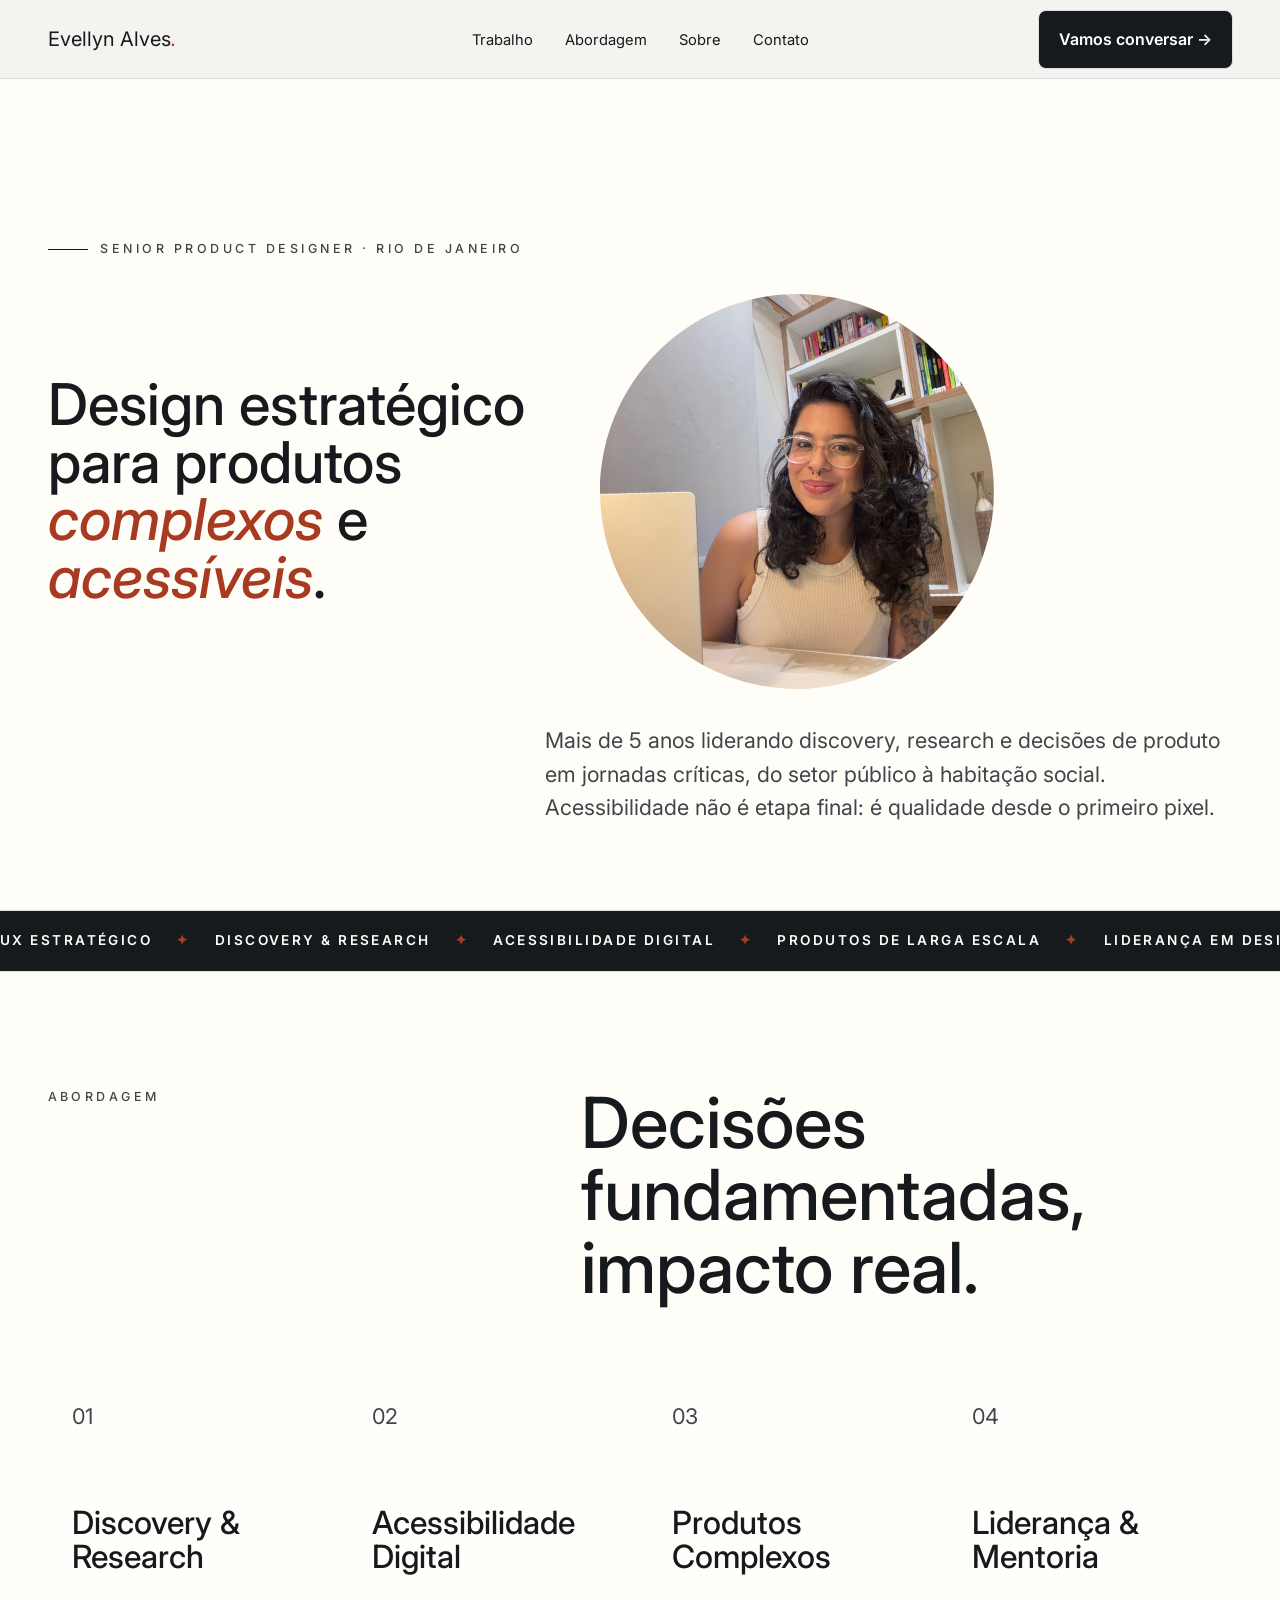
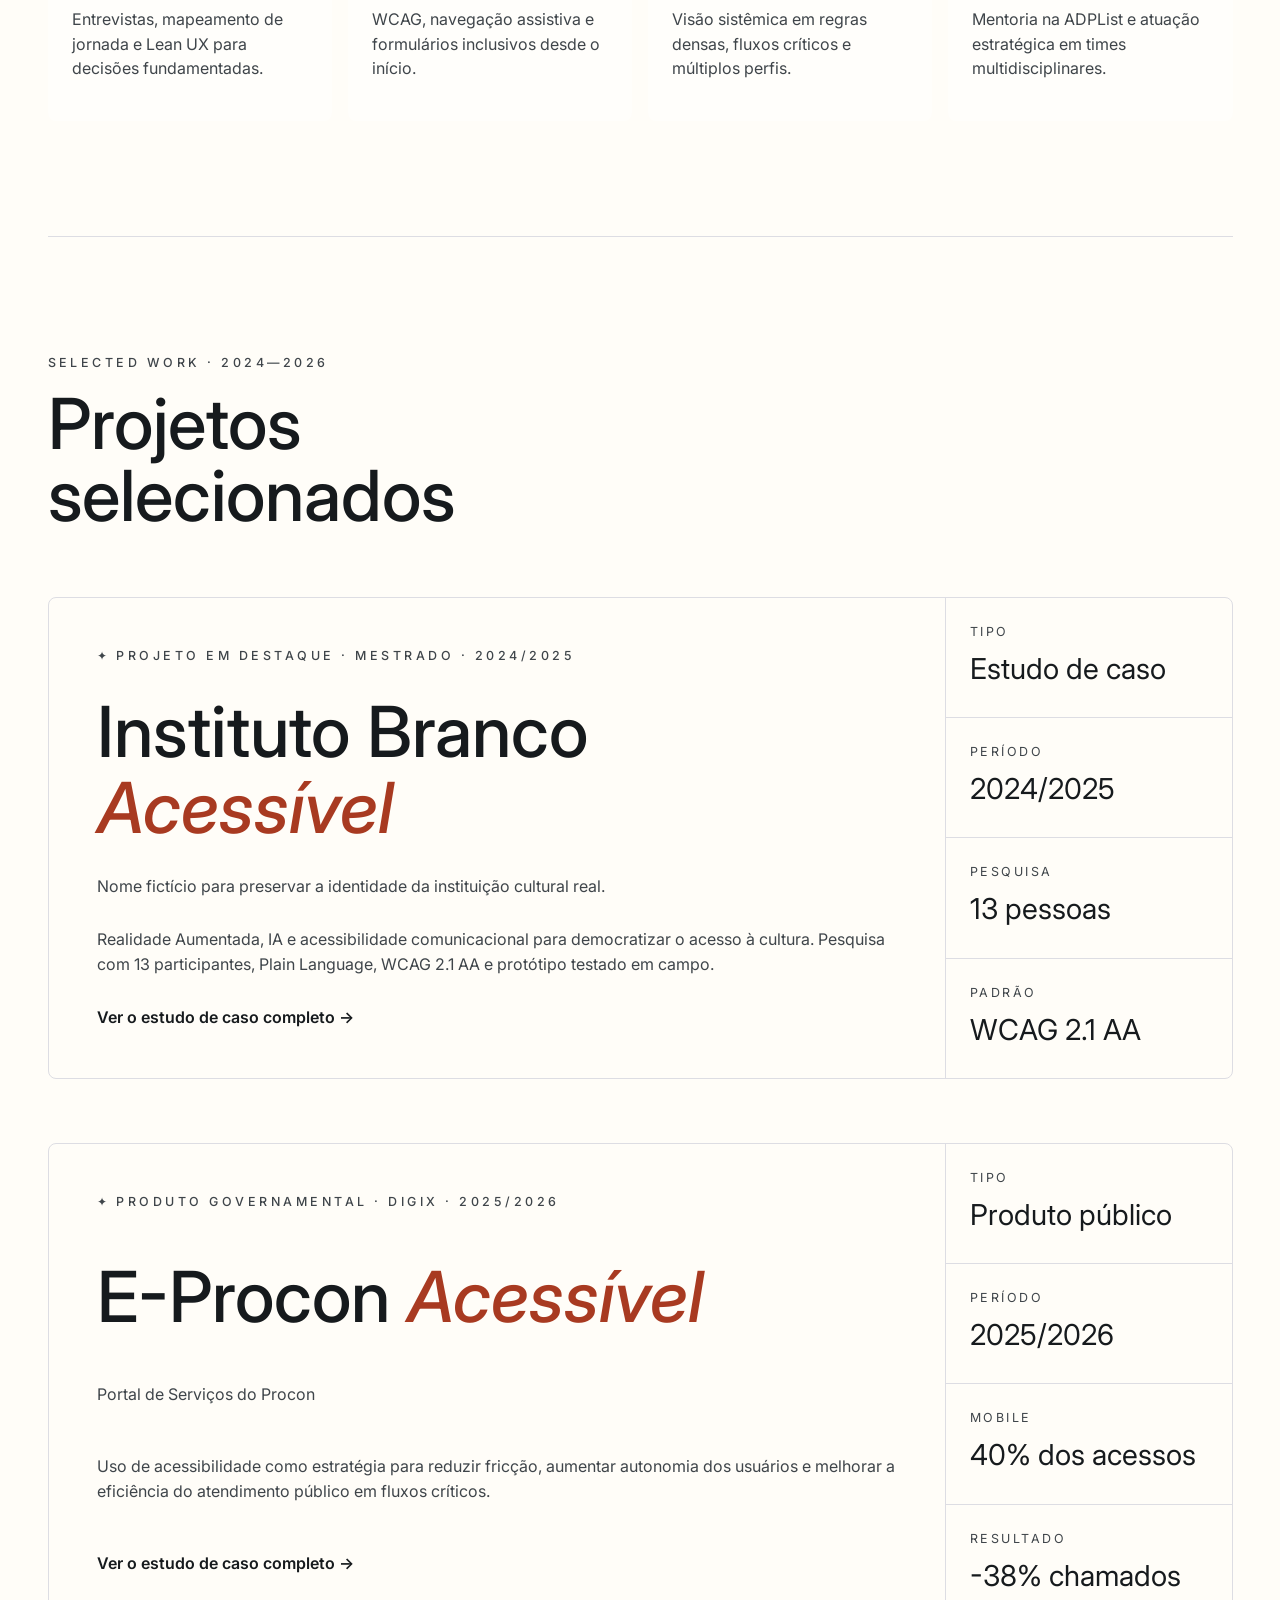
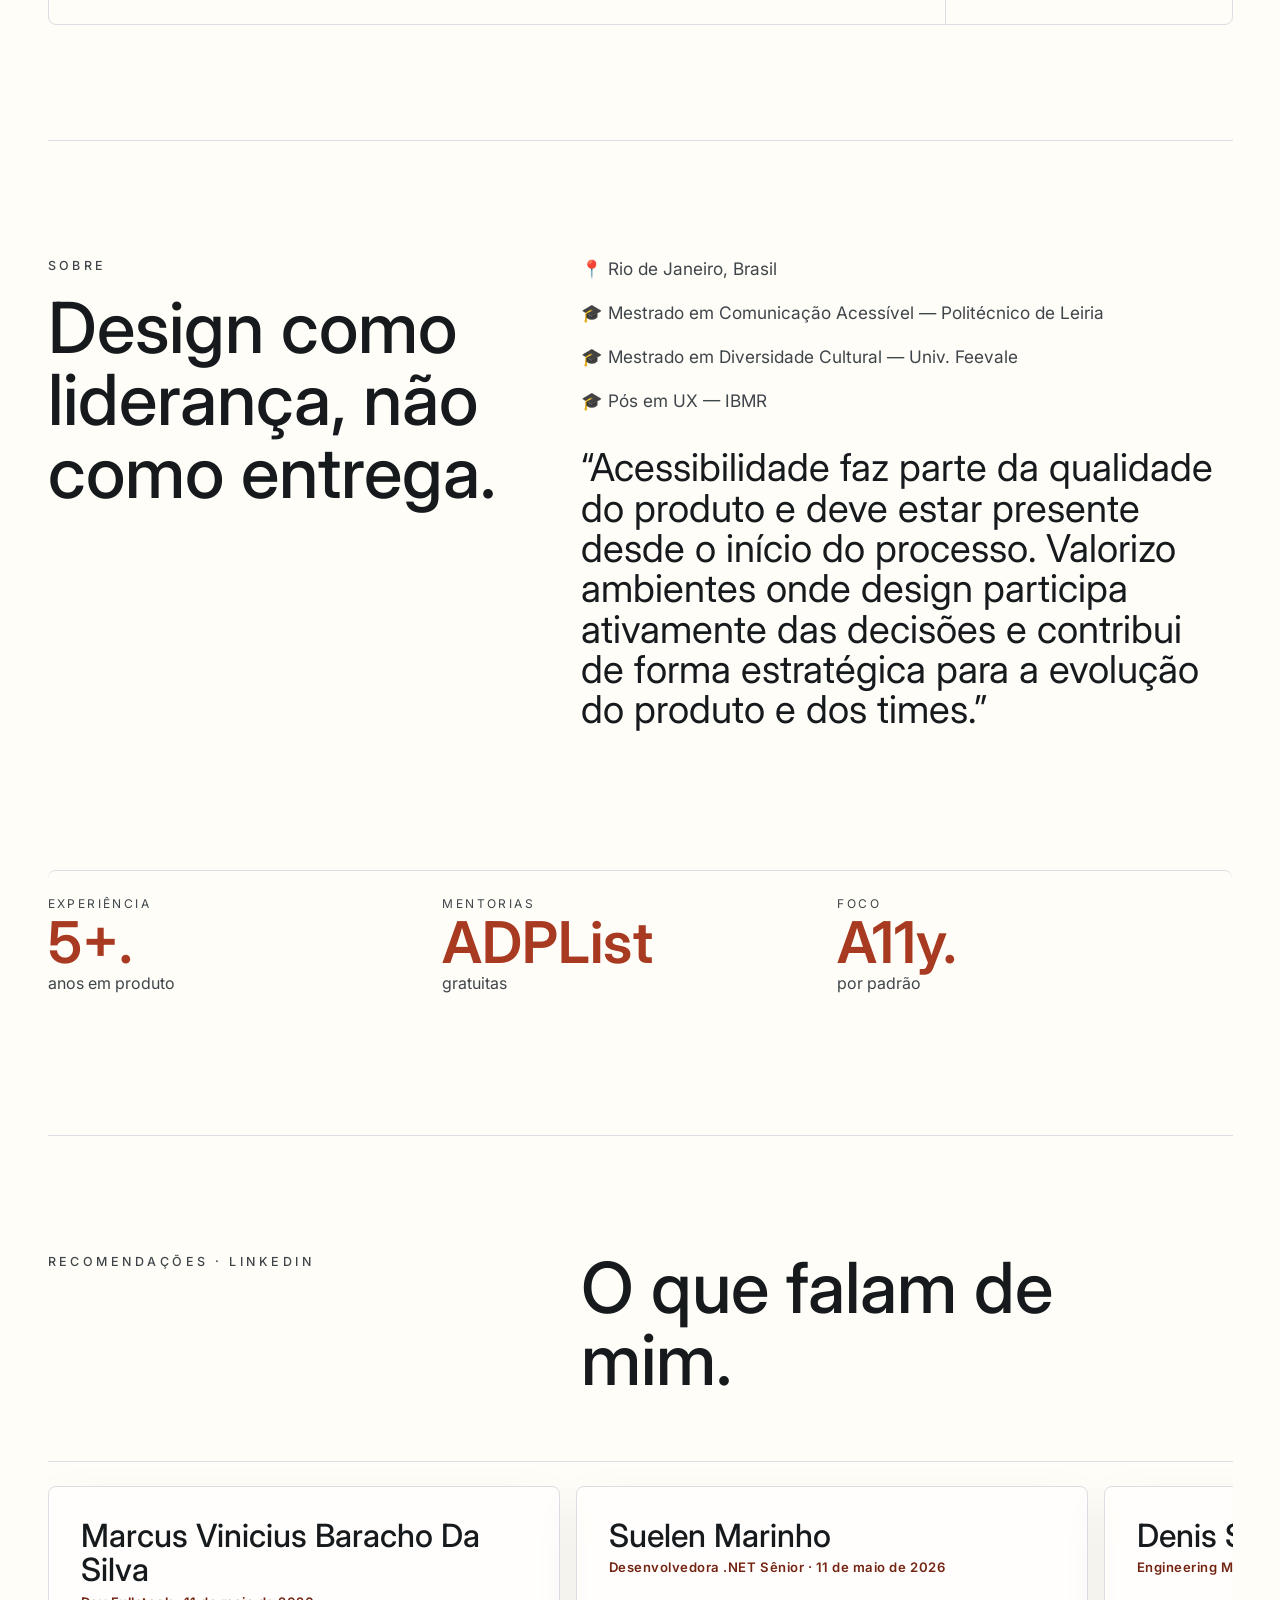
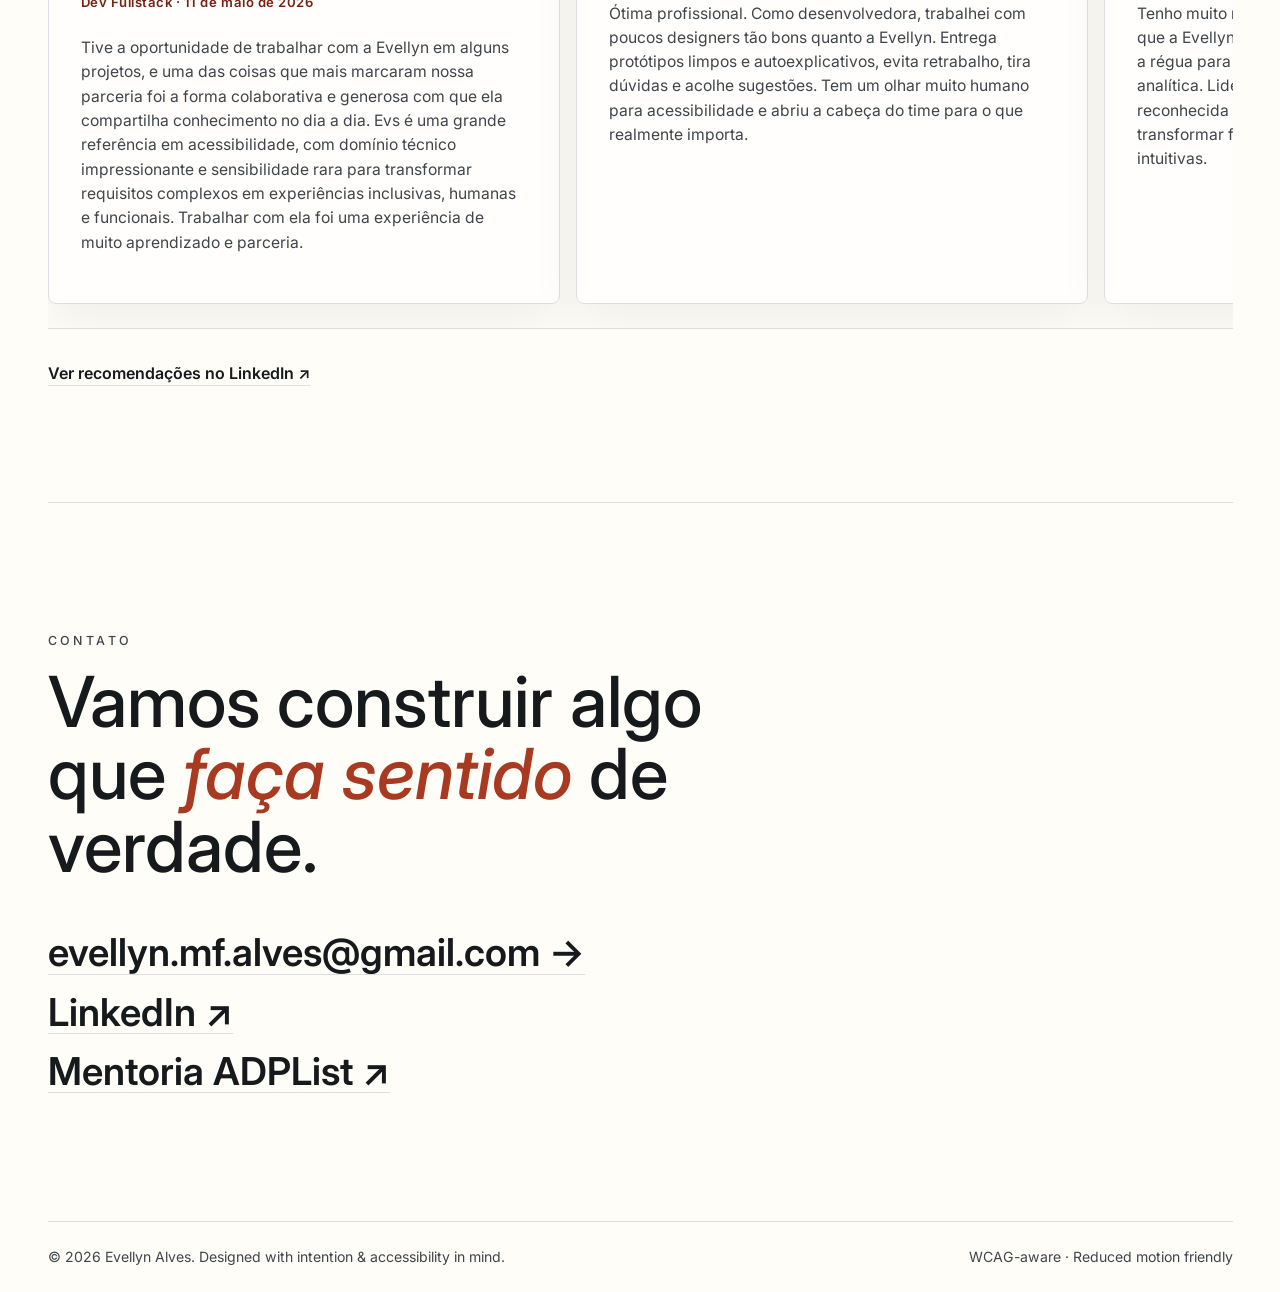
<file: index.html>
<!doctype html>
<html lang="pt-BR">
  <head>
    <meta charset="utf-8">
    <meta name="viewport" content="width=device-width, initial-scale=1">
    <meta
      name="description"
      content="Portfólio de Evellyn Alves, Senior Product Designer especializada em produtos complexos, pesquisa e acessibilidade digital."
    >
    <title>Evellyn Alves — Senior Product Designer</title>
    <link rel="preconnect" href="https://fonts.googleapis.com">
    <link rel="preconnect" href="https://fonts.gstatic.com" crossorigin>
    <link
      href="https://fonts.googleapis.com/css2?family=Inter:wght@400;500;600;700;800&display=swap"
      rel="stylesheet"
    >
    <link rel="stylesheet" href="styles.css">
    <style>
      .hero-layout {
        display: flex;
        align-items: center;
        gap: 3rem;
        margin-bottom: 2.2rem;
      }

      .hero-layout h1 {
        margin-bottom: 0;
        font-size: clamp(2rem, 4.5vw, 4.5rem);
        flex: 1;
      }

      .hero-photo {
        flex: 0 0 33.333%;
        max-width: 33.333%;
      }

      .hero-photo img {
        display: block;
        width: 100%;
        height: auto;
      }

      @media (max-width: 768px) {
        .hero-layout {
          flex-direction: column-reverse;
        }
        .hero-photo {
          flex: 0 0 60%;
          max-width: 60%;
        }
      }
    </style>
  </head>
  <body>
    <a class="skip-link" href="#main">Pular para o conteúdo principal</a>

    <header class="site-header">
      <nav class="nav" aria-label="Navegação principal">
        <a class="brand" href="#inicio" aria-label="Evellyn Alves, página inicial">Evellyn Alves<span>.</span></a>

        <ul class="nav-list">
          <li><a href="#work">Trabalho</a></li>
          <li><a href="#approach">Abordagem</a></li>
          <li><a href="#about">Sobre</a></li>
          <li><a href="#contact">Contato</a></li>
        </ul>

        <a class="nav-cta" href="mailto:evellyn.mf.alves@gmail.com">Vamos conversar <span aria-hidden="true">→</span></a>
      </nav>
    </header>

    <main id="main">
      <section class="hero" id="inicio" aria-labelledby="hero-title">
        <p class="kicker"><span aria-hidden="true"></span>Senior Product Designer · Rio de Janeiro</p>
        <div class="hero-layout">
          <h1 id="hero-title">
            Design estratégico para produtos <em>complexos</em> e <em>acessíveis</em>.
          </h1>
          <div class="hero-photo">
            <img src="photo.svg" alt="Evellyn Alves" aria-hidden="true">
          </div>
        </div>
        <p class="hero-copy">
          Mais de 5 anos liderando discovery, research e decisões de produto em jornadas
          críticas, do setor público à habitação social. Acessibilidade não é etapa final:
          é qualidade desde o primeiro pixel.
        </p>
      </section>

      <section class="marquee" aria-label="Áreas de atuação">
        <div class="marquee-track" aria-hidden="true">
          <span>UX Estratégico</span><b>✦</b>
          <span>Discovery & Research</span><b>✦</b>
          <span>Acessibilidade Digital</span><b>✦</b>
          <span>Produtos de Larga Escala</span><b>✦</b>
          <span>Liderança em Design</span><b>✦</b>
          <span>UX Estratégico</span><b>✦</b>
          <span>Discovery & Research</span><b>✦</b>
          <span>Acessibilidade Digital</span><b>✦</b>
        </div>
      </section>

      <section class="section approach" id="approach" aria-labelledby="approach-title">
        <div class="section-heading">
          <p class="eyebrow">Abordagem</p>
          <h2 id="approach-title">Decisões fundamentadas, impacto real.</h2>
        </div>

        <ol class="approach-list">
          <li>
            <span>01</span>
            <h3>Discovery & Research</h3>
            <p>Entrevistas, mapeamento de jornada e Lean UX para decisões fundamentadas.</p>
          </li>
          <li>
            <span>02</span>
            <h3>Acessibilidade Digital</h3>
            <p>WCAG, navegação assistiva e formulários inclusivos desde o início.</p>
          </li>
          <li>
            <span>03</span>
            <h3>Produtos Complexos</h3>
            <p>Visão sistêmica em regras densas, fluxos críticos e múltiplos perfis.</p>
          </li>
          <li>
            <span>04</span>
            <h3>Liderança & Mentoria</h3>
            <p>Mentoria na ADPList e atuação estratégica em times multidisciplinares.</p>
          </li>
        </ol>
      </section>

      <section class="section work" id="work" aria-labelledby="work-title">
        <div class="section-heading work-heading">
          <div>
            <p class="eyebrow">Selected Work · 2024—2026</p>
            <h2 id="work-title">Projetos selecionados</h2>
          </div>
        </div>

        <a class="case-feature" href="projetos/instituto-branco/" aria-label="Abrir estudo de caso: Instituto Branco Acessível">
          <article>
            <div>
              <p class="eyebrow">✦ Projeto em destaque · Mestrado · 2024/2025</p>
              <h3>Instituto Branco <em>Acessível</em></h3>
              <p>Nome fictício para preservar a identidade da instituição cultural real.</p>
              <p>
                Realidade Aumentada, IA e acessibilidade comunicacional para democratizar
                o acesso à cultura. Pesquisa com 13 participantes, Plain Language,
                WCAG 2.1 AA e protótipo testado em campo.
              </p>
              <strong>Ver o estudo de caso completo <span aria-hidden="true">→</span></strong>
            </div>

            <dl class="case-facts">
              <div><dt>Tipo</dt><dd>Estudo de caso</dd></div>
              <div><dt>Período</dt><dd>2024/2025</dd></div>
              <div><dt>Pesquisa</dt><dd>13 pessoas</dd></div>
              <div><dt>Padrão</dt><dd>WCAG 2.1 AA</dd></div>
            </dl>
          </article>
        </a>

        <a class="case-feature case-feature-secondary" href="projetos/e-procon/" aria-label="Abrir estudo de caso: E-Procon">
          <article>
            <div>
              <p class="eyebrow">✦ Produto governamental · Digix · 2025/2026</p>
              <h3>E-Procon <em>Acessível</em></h3>
              <p>Portal de Serviços do Procon</p>
              <p>
                Uso de acessibilidade como estratégia para reduzir fricção, aumentar autonomia
                dos usuários e melhorar a eficiência do atendimento público em fluxos críticos.
              </p>
              <strong>Ver o estudo de caso completo <span aria-hidden="true">→</span></strong>
            </div>

            <dl class="case-facts">
              <div><dt>Tipo</dt><dd>Produto público</dd></div>
              <div><dt>Período</dt><dd>2025/2026</dd></div>
              <div><dt>Mobile</dt><dd>40% dos acessos</dd></div>
              <div><dt>Resultado</dt><dd>-38% chamados</dd></div>
            </dl>
          </article>
        </a>
      </section>

      <section class="section about" id="about" aria-labelledby="about-title">
        <div>
          <p class="eyebrow">Sobre</p>
          <h2 id="about-title">Design como liderança, não como entrega.</h2>
        </div>
        <div class="about-content">
          <p>📍 Rio de Janeiro, Brasil</p>
          <p>🎓 Mestrado em Comunicação Acessível — Politécnico de Leiria</p>
          <p>🎓 Mestrado em Diversidade Cultural — Univ. Feevale</p>
          <p>🎓 Pós em UX — IBMR</p>
          <blockquote>
            “Acessibilidade faz parte da qualidade do produto e deve estar presente desde
            o início do processo. Valorizo ambientes onde design participa ativamente das
            decisões e contribui de forma estratégica para a evolução do produto e dos times.”
          </blockquote>
        </div>

        <dl class="stats">
          <div><dt>Experiência</dt><dd>5+.</dd><p>anos em produto</p></div>
          <div><dt>Mentorias</dt><dd>ADPList</dd><p>gratuitas</p></div>
          <div><dt>Foco</dt><dd>A11y.</dd><p>por padrão</p></div>
        </dl>
      </section>

      <section class="section recommendations" aria-labelledby="recommendations-title">
        <div class="section-heading">
          <p class="eyebrow">Recomendações · LinkedIn</p>
          <h2 id="recommendations-title">O que falam de mim.</h2>
        </div>

        <div class="recommendation-marquee" aria-label="Recomendações recebidas no LinkedIn">
          <div class="recommendation-track">
            <article class="recommendation-card">
              <h3>Marcus Vinicius Baracho Da Silva</h3>
              <p class="role">Dev Fullstack · 11 de maio de 2026</p>
              <p>
                Tive a oportunidade de trabalhar com a Evellyn em alguns projetos, e uma das coisas que mais marcaram nossa parceria foi a forma colaborativa e generosa com que ela compartilha conhecimento no dia a dia. Evs é uma grande referência em acessibilidade, com domínio técnico impressionante e sensibilidade rara para transformar requisitos complexos em experiências inclusivas, humanas e funcionais. Trabalhar com ela foi uma experiência de muito aprendizado e parceria.
              </p>
            </article>

            <article class="recommendation-card">
              <h3>Suelen Marinho</h3>
              <p class="role">Desenvolvedora .NET Sênior · 11 de maio de 2026</p>
              <p>
                Ótima profissional. Como desenvolvedora, trabalhei com poucos designers tão bons quanto a Evellyn. Entrega protótipos limpos e autoexplicativos, evita retrabalho, tira dúvidas e acolhe sugestões. Tem um olhar muito humano para acessibilidade e abriu a cabeça do time para o que realmente importa.
              </p>
            </article>

            <article class="recommendation-card">
              <h3>Denis Salazar Gross de Souza</h3>
              <p class="role">Engineering Manager · 11 de maio de 2026</p>
              <p>
                Tenho muito respeito e admiração pela pessoa e profissional que a Evellyn é. A Eve é acima da média, naturalmente puxa a régua para cima, é orientada a resultados, organizada e analítica. Liderou uma iniciativa de acessibilidade reconhecida internamente e por clientes, além de transformar fluxos legados em experiências modernas e intuitivas.
              </p>
            </article>

            <article class="recommendation-card">
              <h3>Nivaldo Silveira</h3>
              <p class="role">Product Manager · 7 de maio de 2026</p>
              <p>
                Trabalhei com ela no Cheff Escolar e em projetos de atendimento e portal de serviços. A Evellyn é extremamente talentosa, inteligente e preparada. Tem atuação fortíssima em acessibilidade e uma capacidade rara de transformar problemas complexos em soluções simples, humanas e úteis. É uma das melhores PDs com quem já trabalhei.
              </p>
            </article>

            <article class="recommendation-card">
              <h3>Bárbara de Oliveira</h3>
              <p class="role">Senior Product Designer · 7 de maio de 2026</p>
              <p>
                Sempre admirei sua forte atuação como Designer Sênior, principalmente em usabilidade, discovery, pesquisa e acessibilidade. Ela esteve à frente de iniciativas estratégicas e foi referência dentro da empresa em acessibilidade, conduzindo discussões, hipóteses, descobertas e soluções consistentes.
              </p>
            </article>

            <article class="recommendation-card">
              <h3>Jamal Charanek</h3>
              <p class="role">Designer de Produto na Digix · 7 de maio de 2026</p>
              <p>
                Evellyn tem aptidão nata para liderar projetos, assumir responsabilidades e promover trocas de conhecimento estruturadas e colaborativas. Além de excelente designer, tem expertise admirável em acessibilidade como fator estratégico em produtos digitais. É solícita, gentil e contribui para um ambiente saudável.
              </p>
            </article>

            <article class="recommendation-card">
              <h3>Anna Barros</h3>
              <p class="role">Product Designer @ Itaú · 6 de agosto de 2024</p>
              <p>
                Trabalhar com a Evellyn foi uma experiência enriquecedora. Ela alia criatividade e atenção aos detalhes com profundo entendimento do negócio e das necessidades dos usuários, transformando requisitos complexos em soluções intuitivas e funcionais. Seu conhecimento de acessibilidade e linguagem simples fazem dela um grande ativo para qualquer equipe.
              </p>
            </article>

            <article class="recommendation-card">
              <h3>Fernando Pinhel</h3>
              <p class="role">Product Designer · UX/UI Designer · 29 de novembro de 2023</p>
              <p>
                Uma pessoa de fácil acesso e comunicação, aprende rápido e desempenha seu papel de forma brilhante, contribuindo com insights e propostas interessantes. Sempre requisitada pelos times em que atua, contribui de todas as formas com todos. Ótima pessoa para atuar junto em qualquer tipo de projeto.
              </p>
            </article>

            <article class="recommendation-card">
              <h3>Yago Torres</h3>
              <p class="role">Product Designer · 15 de maio de 2023</p>
              <p>
                Evellyn é uma ótima product designer, sempre pensando na solução do problema e no usuário nos projetos em que trabalhamos juntos. Trazia questionamentos que agregavam bastante ao tema discutido e sempre se manteve atualizada sobre processos em experiência do usuário. Aprendi muito com ela.
              </p>
            </article>

            <article class="recommendation-card">
              <h3>Júlia Xixa</h3>
              <p class="role">Senior Product Manager · 17 de fevereiro de 2023</p>
              <p>
                Fui parceira da Eve em dois produtos e posso dizer que foi uma das melhores designers com que já trabalhei. Ela se destaca pela sagacidade e rapidez em compreender contextos, sempre focada em construir fluxos e documentações que facilitem o dia a dia do time, com protótipos voltados à melhor experiência do usuário e preocupação genuína com inclusão e acessibilidade.
              </p>
            </article>
          </div>
        </div>

        <a class="recommendation-link" href="https://www.linkedin.com/in/evellyn-alves-40923673/details/recommendations/?detailScreenTabIndex=0" target="_blank" rel="noreferrer">
          Ver recomendações no LinkedIn <span aria-hidden="true">↗</span>
        </a>
      </section>

      <section class="contact" id="contact" aria-labelledby="contact-title">
        <p class="eyebrow">Contato</p>
        <h2 id="contact-title">Vamos construir algo que <em>faça sentido</em> de verdade.</h2>
        <address>
          <a href="mailto:evellyn.mf.alves@gmail.com">evellyn.mf.alves@gmail.com <span aria-hidden="true">→</span></a>
          <a href="https://www.linkedin.com/in/evellyn-alves-40923673" target="_blank" rel="noreferrer">LinkedIn <span aria-hidden="true">↗</span></a>
          <a href="https://adplist.org/mentors/evellyn-alves" target="_blank" rel="noreferrer">Mentoria ADPList <span aria-hidden="true">↗</span></a>
        </address>
      </section>
    </main>

    <footer class="site-footer">
      <p>&copy; 2026 Evellyn Alves. Designed with intention & accessibility in mind.</p>
      <p>WCAG-aware · Reduced motion friendly</p>
    </footer>
  </body>
</html>
</file>
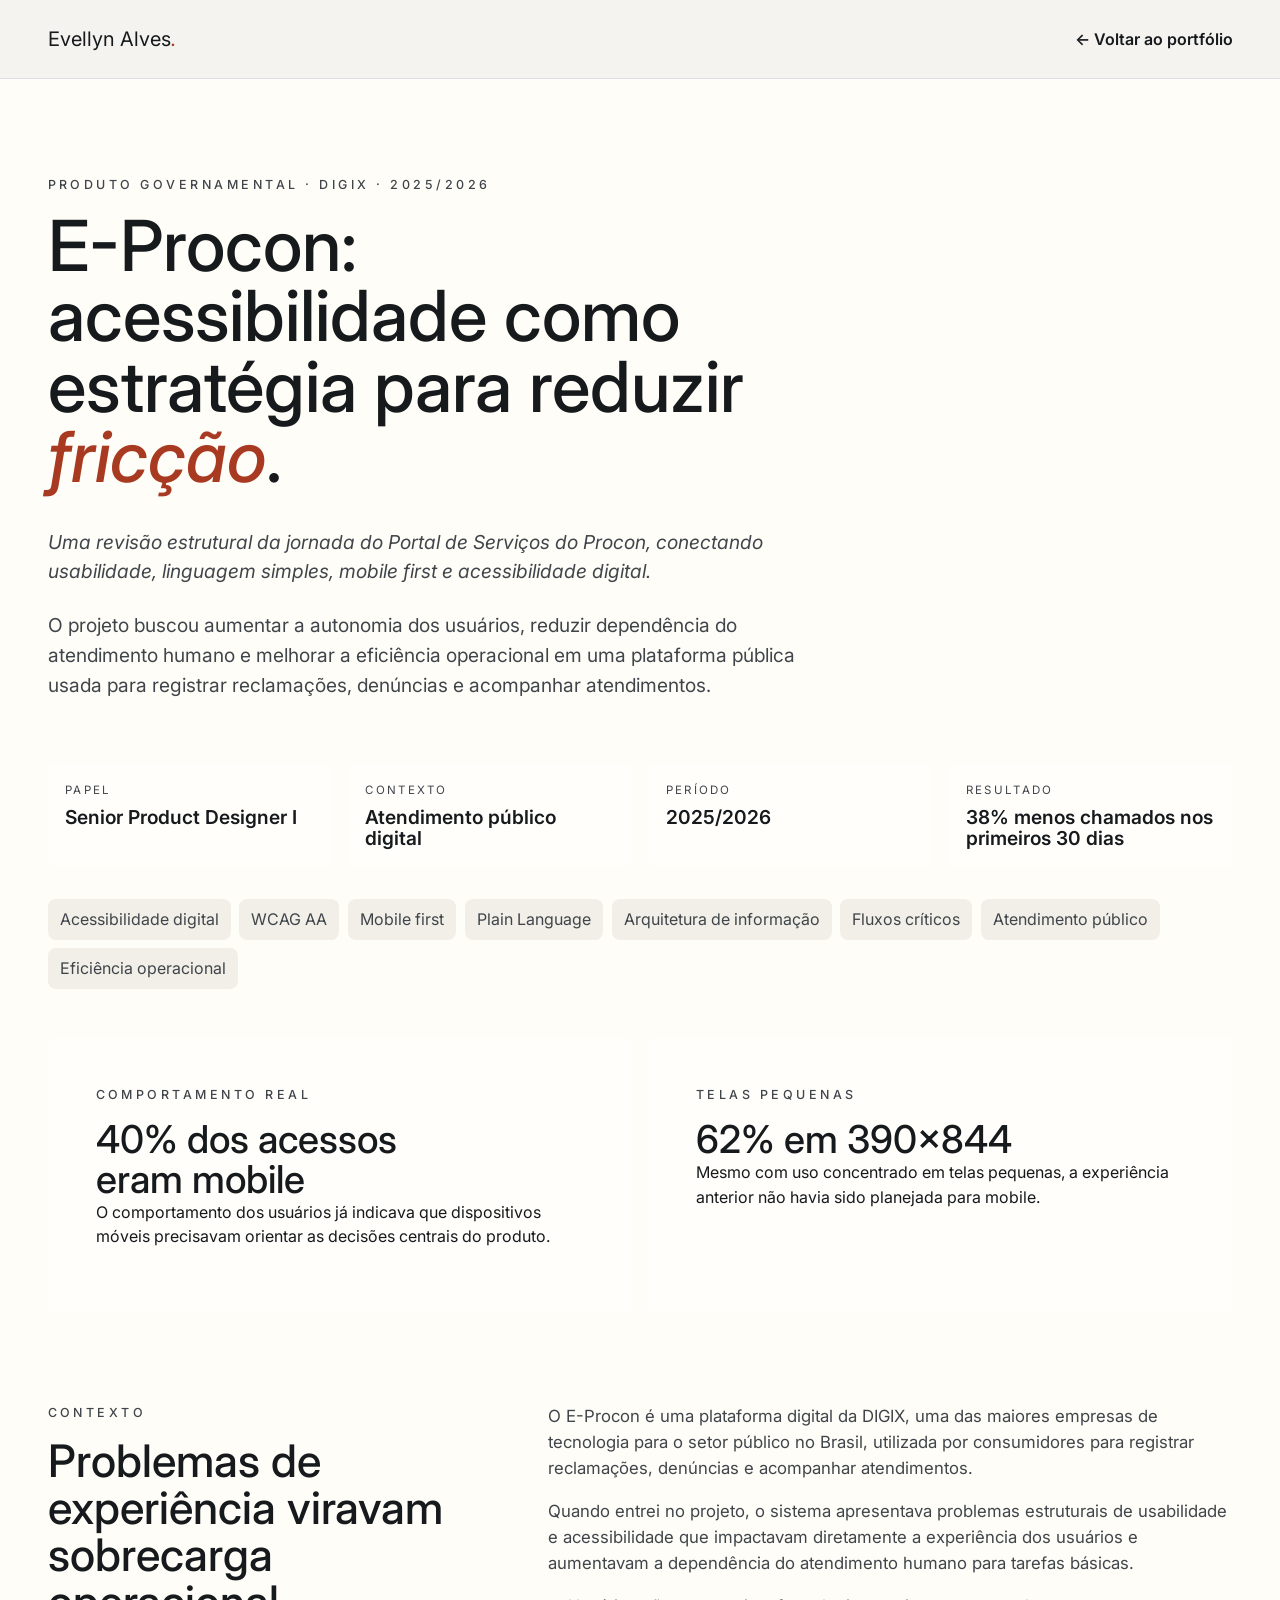
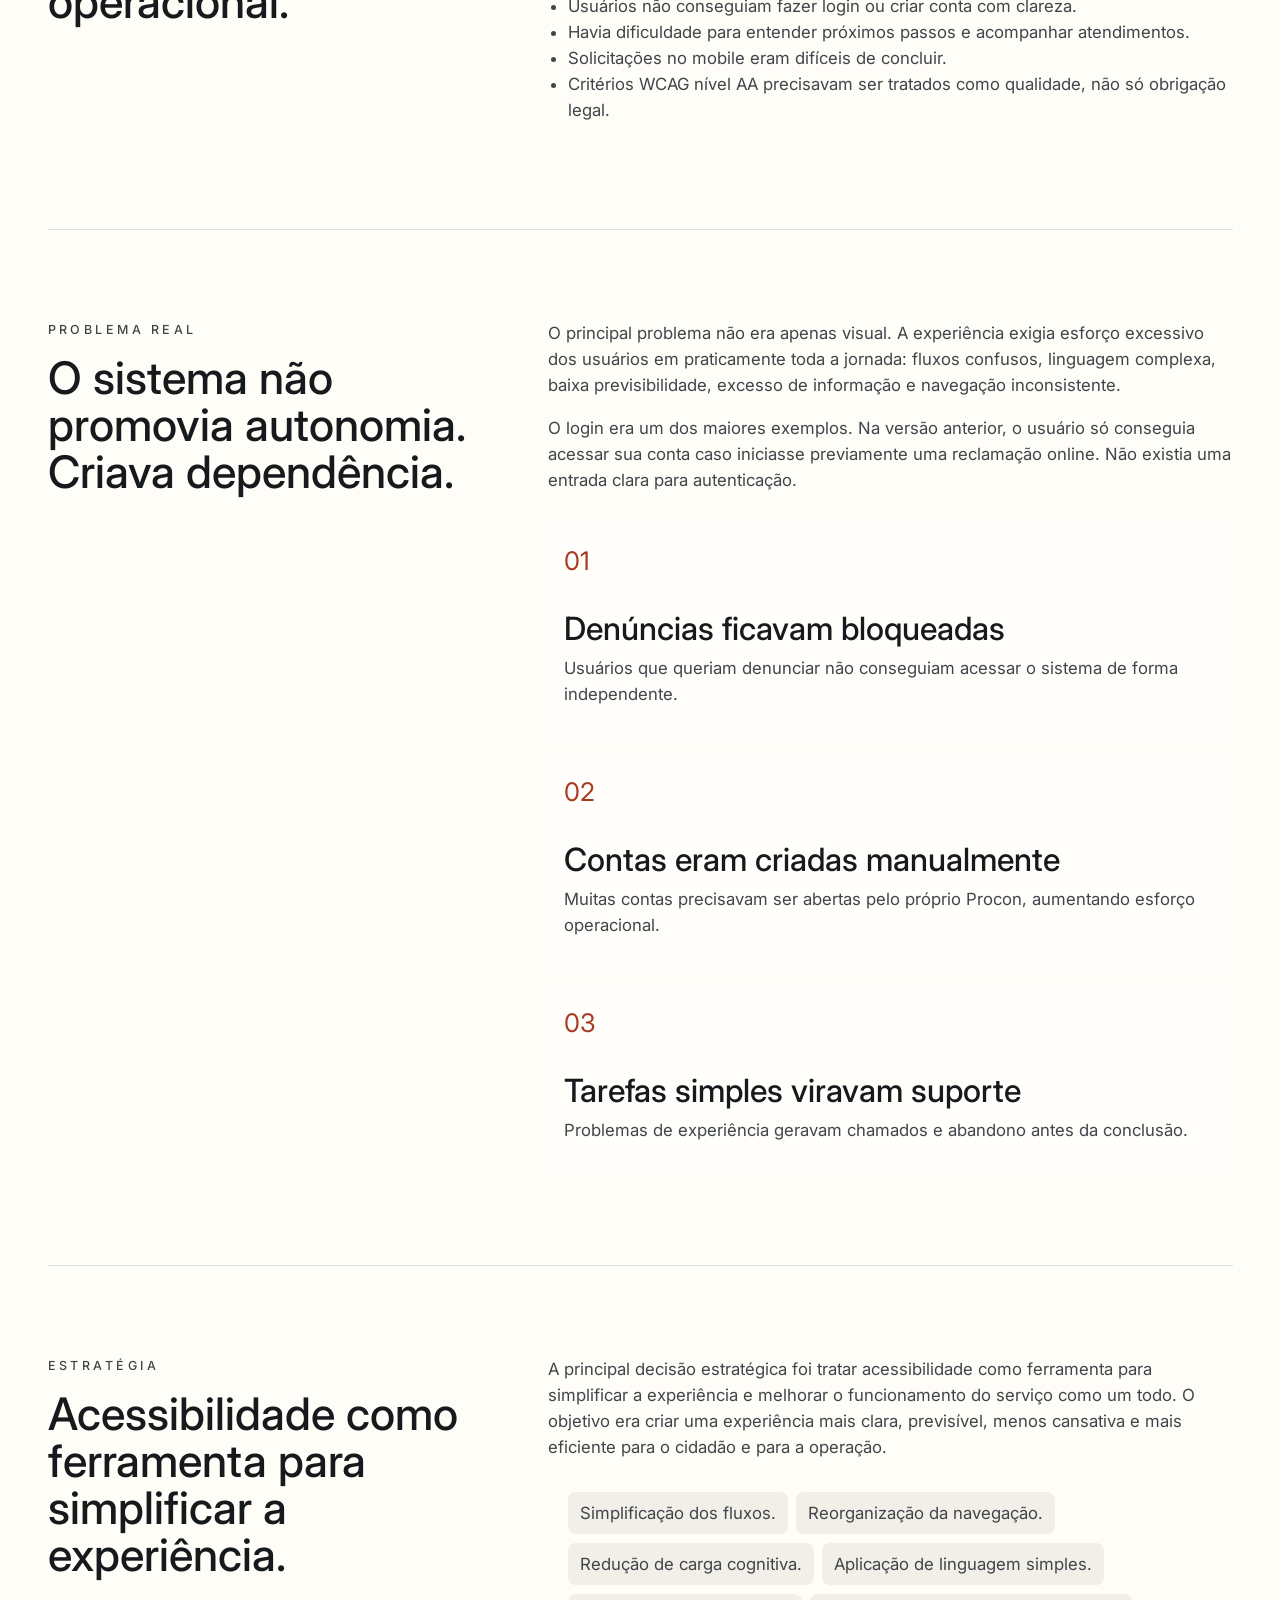
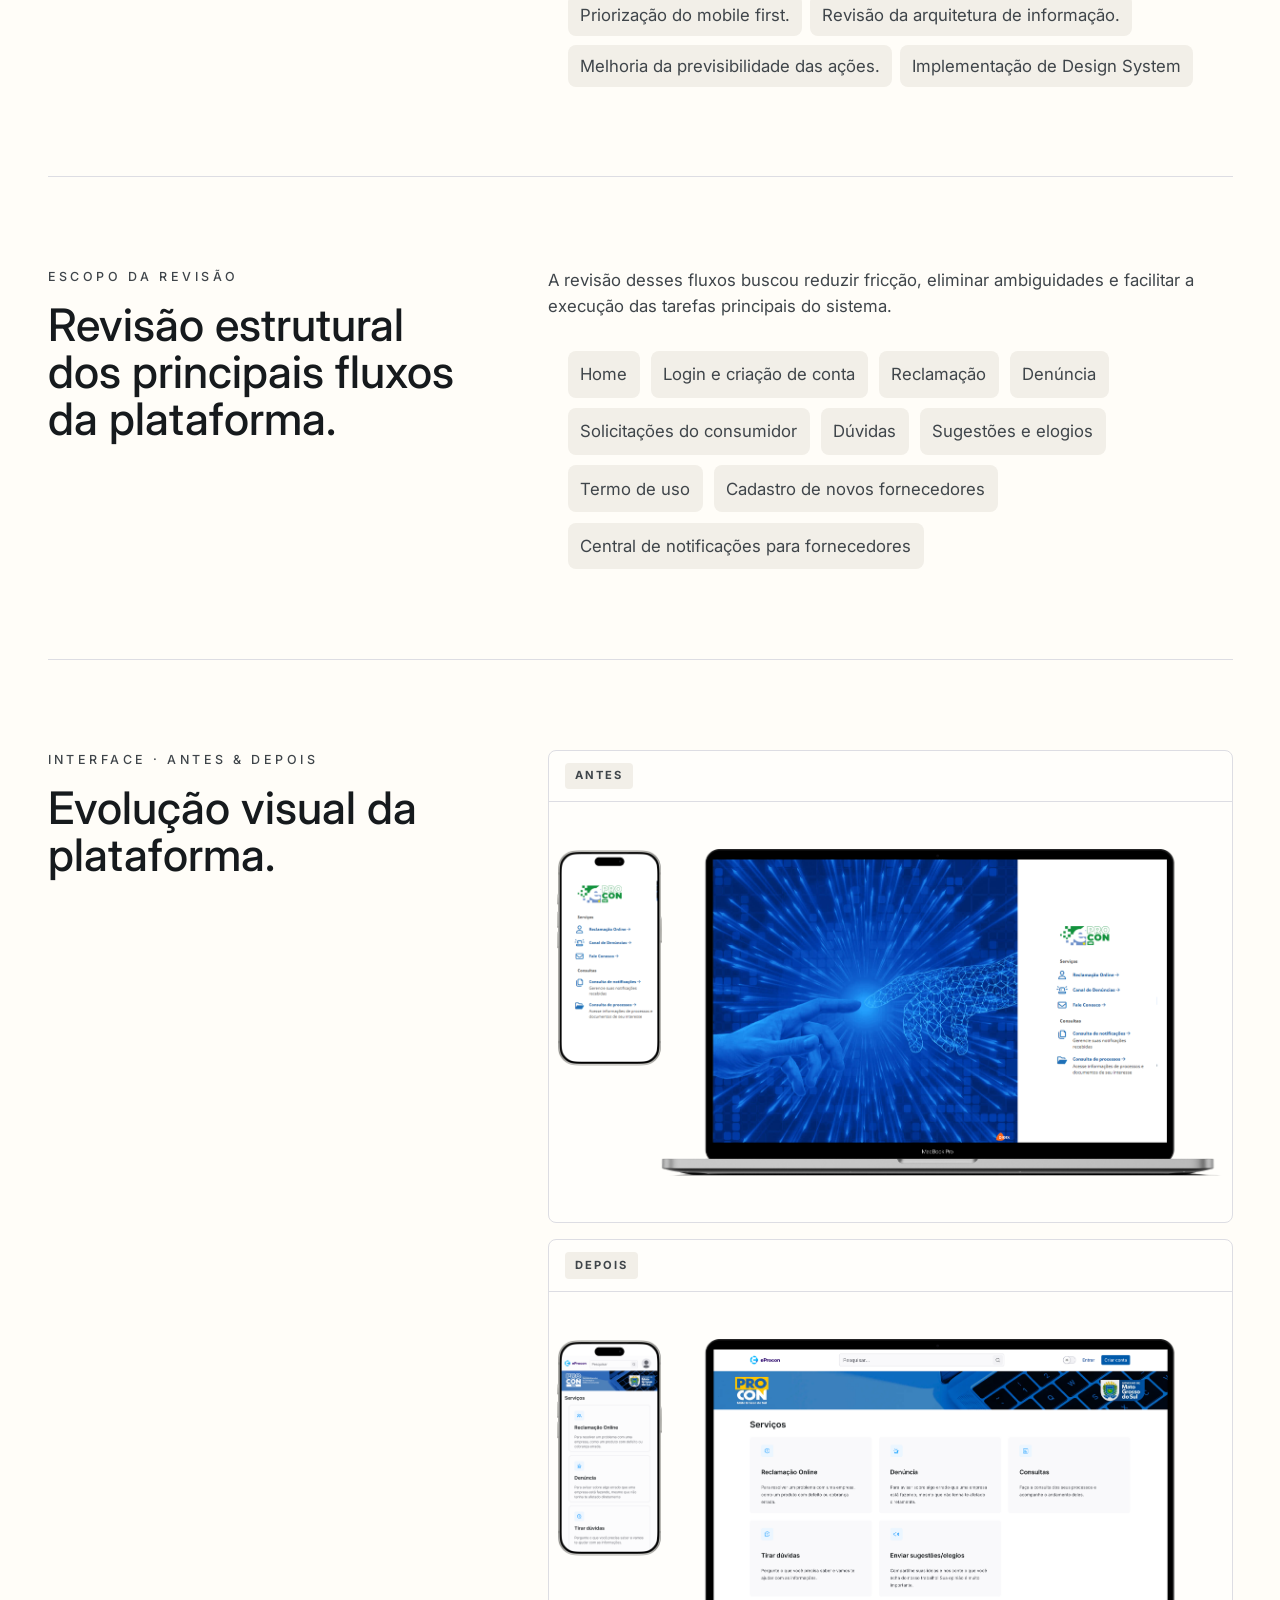
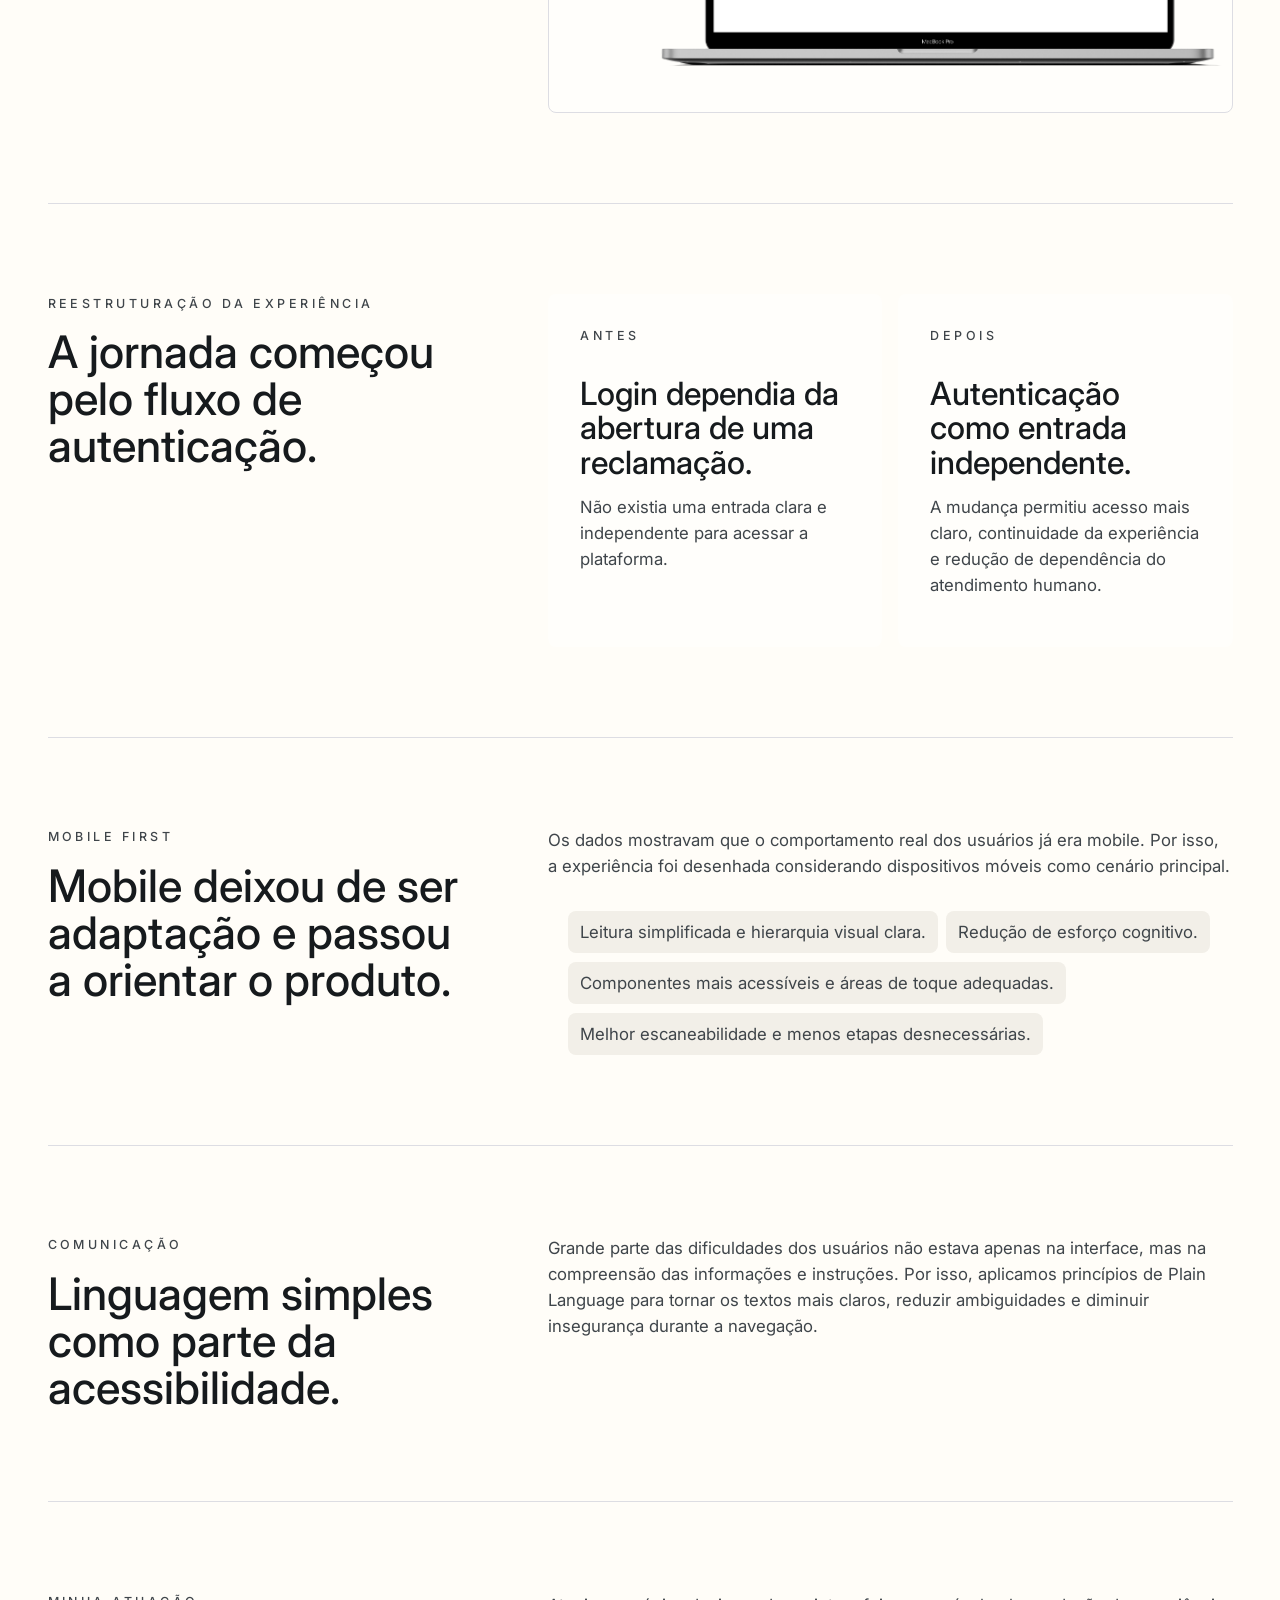
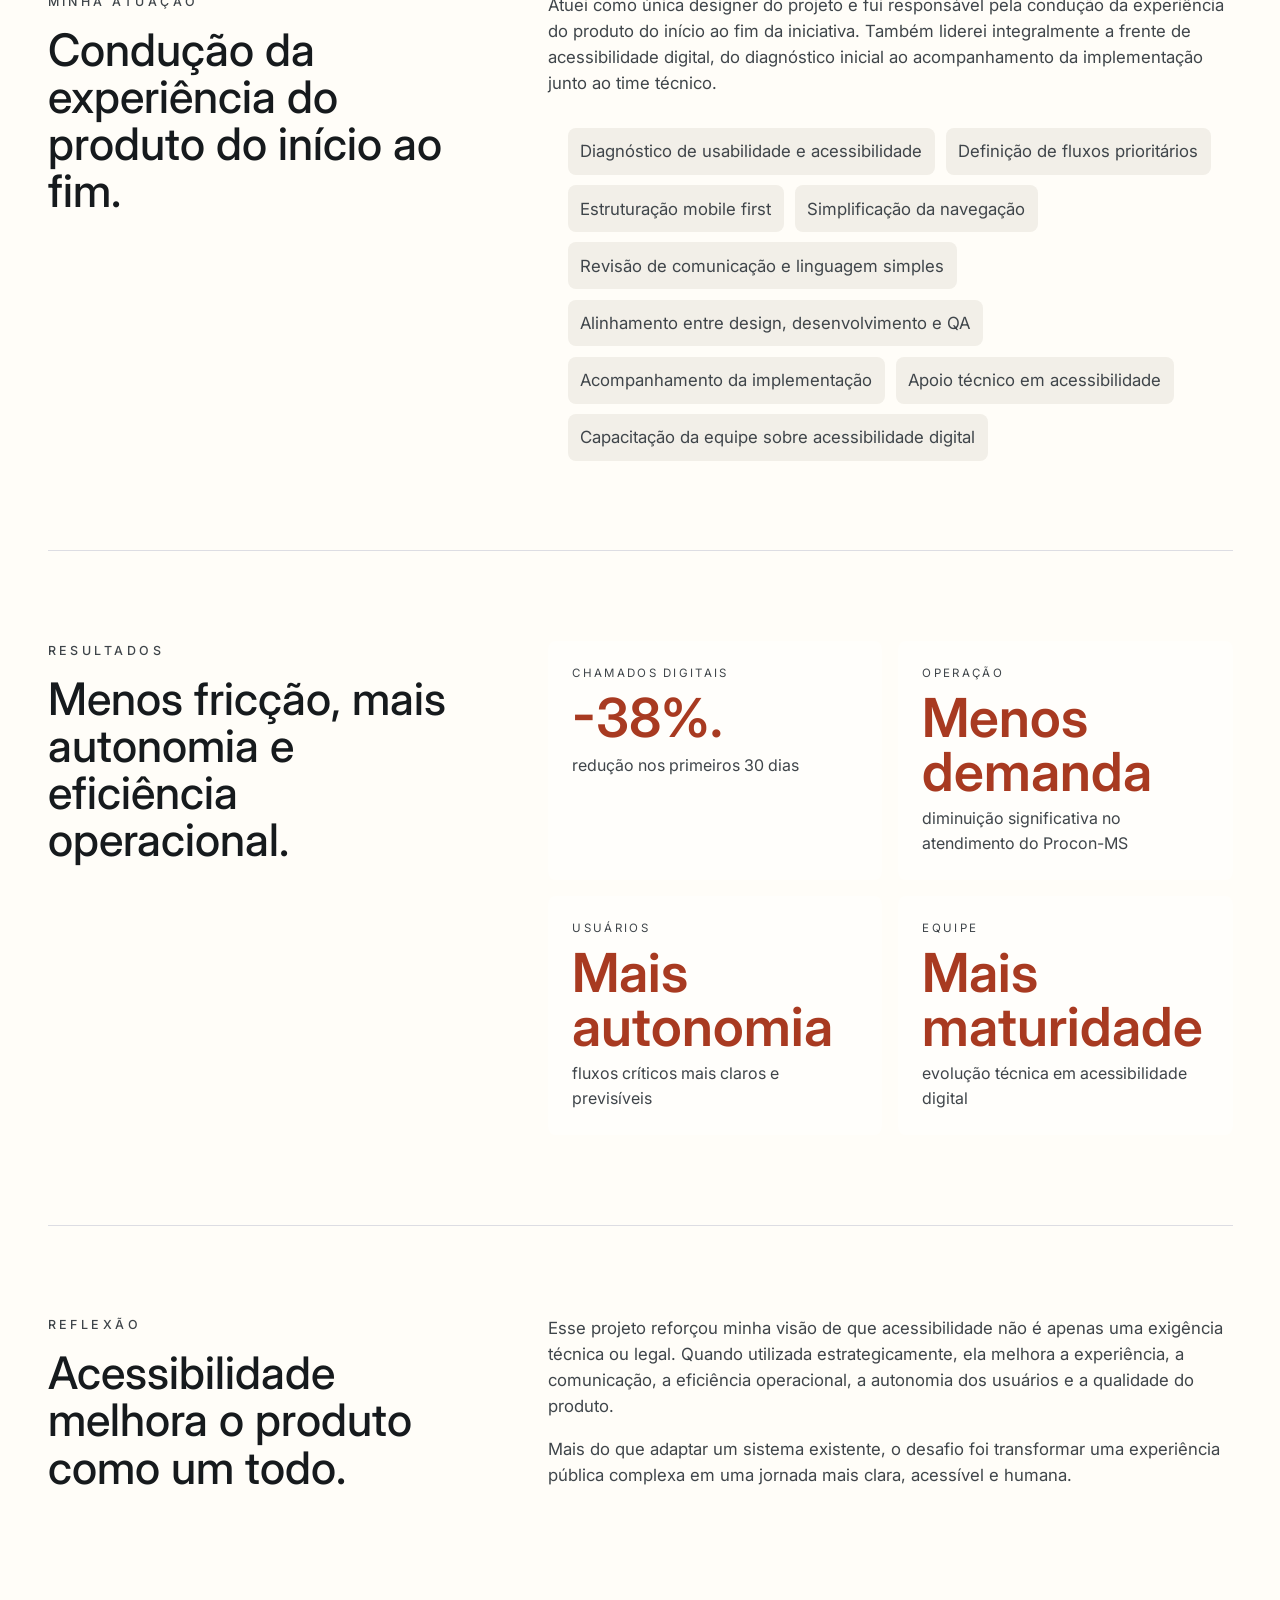
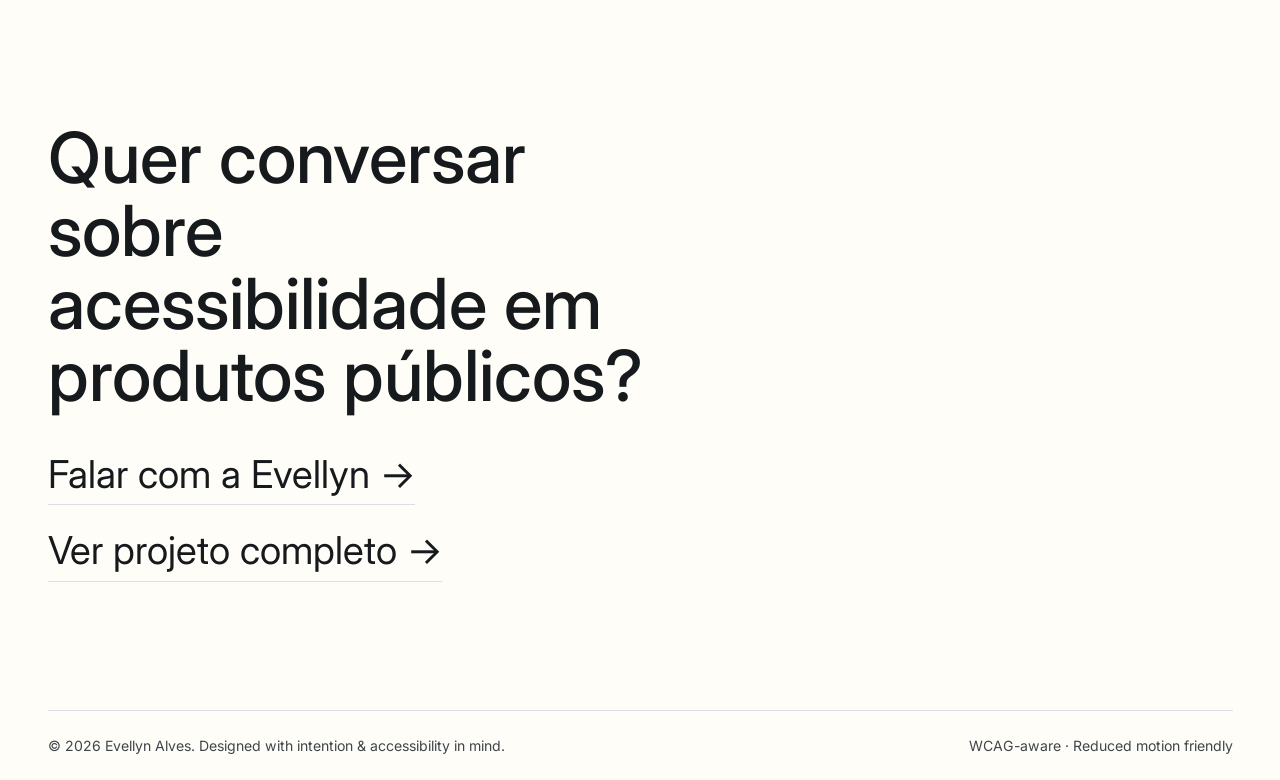
<file: projetos/e-procon/index.html>
<!doctype html>
<html lang="pt-BR">
  <head>
    <meta charset="utf-8">
    <meta name="viewport" content="width=device-width, initial-scale=1">
    <meta
      name="description"
      content="Estudo de caso E-Procon sobre acessibilidade como estratégia para reduzir fricção, aumentar autonomia e melhorar a eficiência do atendimento público."
    >
    <title>E-Procon — Estudo de Caso · Evellyn Alves</title>
    <link rel="preconnect" href="https://fonts.googleapis.com">
    <link rel="preconnect" href="https://fonts.gstatic.com" crossorigin>
    <link
      href="https://fonts.googleapis.com/css2?family=Inter:wght@400;500;600;700;800&display=swap"
      rel="stylesheet"
    >
    <link rel="stylesheet" href="../../styles.css">
    <style>
      .before-after-images {
        grid-template-columns: minmax(0, 0.62fr) minmax(0, 1fr);
      }

      .before-after-grid {
        display: grid;
        grid-template-columns: 1fr;
        gap: 1rem;
      }

      .image-card {
        margin: 0;
        border: 1px solid var(--faint);
        border-radius: var(--radius);
        background: rgba(255, 255, 255, 0.36);
        overflow: hidden;
      }

      .image-card-header {
        display: flex;
        align-items: center;
        gap: 0.5rem;
        padding: 0.75rem 1rem;
        border-bottom: 1px solid var(--faint);
      }

      .image-card-badge {
        display: inline-block;
        border-radius: 4px;
        font-size: 0.7rem;
        font-weight: 700;
        letter-spacing: 0.18em;
        text-transform: uppercase;
        padding: 0.3rem 0.6rem;
      }

      .image-card-badge--before {
        background: var(--soft);
        color: var(--muted);
      }

      .image-card-badge--after {
        background: var(--accent);
        color: #fff;
      }

      .image-card-body {
        display: flex;
        align-items: center;
        justify-content: center;
        min-height: 420px;
      }

      .image-card-body img {
        display: block;
        width: 100%;
        height: 100%;
        object-fit: contain;
        padding: 8px;
        box-sizing: border-box;
        transform: scale(1.0);
        transform-origin: center center;
      }

      @media (max-width: 900px) {
        .before-after-images {
          grid-template-columns: 1fr;
        }
        .before-after-grid {
          grid-template-columns: 1fr;
        }
      }
    </style>
  </head>
  <body>
    <a class="skip-link" href="#main">Pular para o conteúdo principal</a>

    <header class="site-header">
      <nav class="nav case-nav" aria-label="Navegação do estudo de caso">
        <a class="brand" href="../../">Evellyn Alves<span>.</span></a>
        <a class="back-link" href="../../">← Voltar ao portfólio</a>
      </nav>
    </header>

    <main id="main" class="case-page">
      <section class="case-hero" aria-labelledby="case-title">
        <p class="eyebrow">Produto governamental · Digix · 2025/2026</p>
        <h1 id="case-title">E-Procon: acessibilidade como estratégia para reduzir <em>fricção</em>.</h1>
        <p class="case-note">
          Uma revisão estrutural da jornada do Portal de Serviços do Procon, conectando
          usabilidade, linguagem simples, mobile first e acessibilidade digital.
        </p>
        <p class="case-intro">
          O projeto buscou aumentar a autonomia dos usuários, reduzir dependência do
          atendimento humano e melhorar a eficiência operacional em uma plataforma pública
          usada para registrar reclamações, denúncias e acompanhar atendimentos.
        </p>

        <dl class="case-meta">
          <div><dt>Papel</dt><dd>Senior Product Designer I</dd></div>
          <div><dt>Contexto</dt><dd>Atendimento público digital</dd></div>
          <div><dt>Período</dt><dd>2025/2026</dd></div>
          <div><dt>Resultado</dt><dd>38% menos chamados nos primeiros 30 dias</dd></div>
        </dl>

        <ul class="tag-cloud" aria-label="Temas do projeto">
          <li>Acessibilidade digital</li>
          <li>WCAG AA</li>
          <li>Mobile first</li>
          <li>Plain Language</li>
          <li>Arquitetura de informação</li>
          <li>Fluxos críticos</li>
          <li>Atendimento público</li>
          <li>Eficiência operacional</li>
        </ul>
      </section>

      <section class="case-strip" aria-label="Indicadores que orientaram o projeto">
        <article>
          <p class="eyebrow">Comportamento real</p>
          <h2>40% dos acessos eram mobile</h2>
          <p>O comportamento dos usuários já indicava que dispositivos móveis precisavam orientar as decisões centrais do produto.</p>
        </article>
        <article>
          <p class="eyebrow">Telas pequenas</p>
          <h2>62% em 390x844</h2>
          <p>Mesmo com uso concentrado em telas pequenas, a experiência anterior não havia sido planejada para mobile.</p>
        </article>
      </section>

      <section class="case-section" aria-labelledby="context-title">
        <div>
          <p class="eyebrow">Contexto</p>
          <h2 id="context-title">Problemas de experiência viravam sobrecarga operacional.</h2>
        </div>
        <div class="case-copy">
          <p>
            O E-Procon é uma plataforma digital da DIGIX, uma das maiores empresas de
            tecnologia para o setor público no Brasil, utilizada por consumidores para
            registrar reclamações, denúncias e acompanhar atendimentos.
          </p>
          <p>
            Quando entrei no projeto, o sistema apresentava problemas estruturais de
            usabilidade e acessibilidade que impactavam diretamente a experiência dos
            usuários e aumentavam a dependência do atendimento humano para tarefas básicas.
          </p>
          <ul>
            <li>Usuários não conseguiam fazer login ou criar conta com clareza.</li>
            <li>Havia dificuldade para entender próximos passos e acompanhar atendimentos.</li>
            <li>Solicitações no mobile eram difíceis de concluir.</li>
            <li>Critérios WCAG nível AA precisavam ser tratados como qualidade, não só obrigação legal.</li>
          </ul>
        </div>
      </section>

      <section class="case-section" aria-labelledby="problem-title">
        <div>
          <p class="eyebrow">Problema real</p>
          <h2 id="problem-title">O sistema não promovia autonomia. Criava dependência.</h2>
        </div>
        <div class="case-copy">
          <p>
            O principal problema não era apenas visual. A experiência exigia esforço excessivo
            dos usuários em praticamente toda a jornada: fluxos confusos, linguagem complexa,
            baixa previsibilidade, excesso de informação e navegação inconsistente.
          </p>
          <p>
            O login era um dos maiores exemplos. Na versão anterior, o usuário só conseguia
            acessar sua conta caso iniciasse previamente uma reclamação online. Não existia
            uma entrada clara para autenticação.
          </p>
          <ol class="numbered-list">
            <li><h3>Denúncias ficavam bloqueadas</h3><p>Usuários que queriam denunciar não conseguiam acessar o sistema de forma independente.</p></li>
            <li><h3>Contas eram criadas manualmente</h3><p>Muitas contas precisavam ser abertas pelo próprio Procon, aumentando esforço operacional.</p></li>
            <li><h3>Tarefas simples viravam suporte</h3><p>Problemas de experiência geravam chamados e abandono antes da conclusão.</p></li>
          </ol>
        </div>
      </section>

      <section class="case-section" aria-labelledby="strategy-title">
        <div>
          <p class="eyebrow">Estratégia</p>
          <h2 id="strategy-title">Acessibilidade como ferramenta para simplificar a experiência.</h2>
        </div>
        <div class="case-copy">
          <p>
            A principal decisão estratégica foi tratar acessibilidade como ferramenta para
            simplificar a experiência e melhorar o funcionamento do serviço como um todo.
            O objetivo era criar uma experiência mais clara, previsível, menos cansativa e
            mais eficiente para o cidadão e para a operação.
          </p>
    
        <ul class="tag-cloud" aria-label="Estrategias utilizadas no projeto">
            <li>Simplificação dos fluxos.</li>
            <li>Reorganização da navegação.</li>
            <li>Redução de carga cognitiva.</li>
            <li>Aplicação de linguagem simples.</li>
            <li>Priorização do mobile first.</li>
            <li>Revisão da arquitetura de informação.</li>
            <li>Melhoria da previsibilidade das ações.</li>
            <li>Implementação de Design System</li>
          </ul>
        </div>
      </section>

      <section class="case-section" aria-labelledby="scope-title">
        <div>
          <p class="eyebrow">Escopo da revisão</p>
          <h2 id="scope-title">Revisão estrutural dos principais fluxos da plataforma.</h2>
        </div>
        <div class="case-copy">
          <p>
            A revisão desses fluxos buscou reduzir fricção, eliminar ambiguidades e facilitar
            a execução das tarefas principais do sistema.
          </p>
          <ul class="case-pill-list">
            <li>Home</li>
            <li>Login e criação de conta</li>
            <li>Reclamação</li>
            <li>Denúncia</li>
            <li>Solicitações do consumidor</li>
            <li>Dúvidas</li>
            <li>Sugestões e elogios</li>
            <li>Termo de uso</li>
            <li>Cadastro de novos fornecedores</li>
            <li>Central de notificações para fornecedores</li>
          </ul>
        </div>
      </section>

      <section class="case-section before-after-images" aria-labelledby="before-after-title">
        <div>
          <p class="eyebrow">Interface · Antes &amp; Depois</p>
          <h2 id="before-after-title">Evolução visual da plataforma.</h2>
        </div>
        <div class="before-after-grid">
          <figure class="image-card">
            <div class="image-card-header">
              <span class="image-card-badge image-card-badge--before">Antes</span>
            </div>
            <div class="image-card-body">
              <img
                src="Antes.png"
                alt="Interface anterior do E-Procon"
                loading="lazy"
              >
            </div>
          </figure>
          <figure class="image-card">
            <div class="image-card-header">
              <span class="image-card-badge image-card-badge--before">Depois</span>
            </div>
            <div class="image-card-body">
              <img
                src="Depois.png"
                alt="Interface redesenhada do E-Procon"
                loading="lazy"
              >
            </div>
          </figure>
        </div>
      </section>

      <section class="case-section" aria-labelledby="auth-title">
        <div>
          <p class="eyebrow">Reestruturação da experiência</p>
          <h2 id="auth-title">A jornada começou pelo fluxo de autenticação.</h2>
        </div>
        <div class="case-copy">
          <div class="before-after">
            <article>
              <p class="eyebrow">Antes</p>
              <h3>Login dependia da abertura de uma reclamação.</h3>
              <p>Não existia uma entrada clara e independente para acessar a plataforma.</p>
            </article>
            <article>
              <p class="eyebrow">Depois</p>
              <h3>Autenticação como entrada independente.</h3>
              <p>A mudança permitiu acesso mais claro, continuidade da experiência e redução de dependência do atendimento humano.</p>
            </article>
          </div>
        </div>
      </section>

      <section class="case-section" aria-labelledby="mobile-title">
        <div>
          <p class="eyebrow">Mobile first</p>
          <h2 id="mobile-title">Mobile deixou de ser adaptação e passou a orientar o produto.</h2>
        </div>
        <div class="case-copy">
          <p>
            Os dados mostravam que o comportamento real dos usuários já era mobile. Por isso,
            a experiência foi desenhada considerando dispositivos móveis como cenário principal.
          </p>
          <ul class="tag-cloud" aria-label="Benefícios da abordagem mobile first">
            <li>Leitura simplificada e hierarquia visual clara.</li>
            <li>Redução de esforço cognitivo.</li>
            <li>Componentes mais acessíveis e áreas de toque adequadas.</li>
            <li>Melhor escaneabilidade e menos etapas desnecessárias.</li>
          </ul>
        </div>
      </section>

      <section class="case-section" aria-labelledby="language-title">
        <div>
          <p class="eyebrow">Comunicação</p>
          <h2 id="language-title">Linguagem simples como parte da acessibilidade.</h2>
        </div>
        <div class="case-copy">
          <p>
            Grande parte das dificuldades dos usuários não estava apenas na interface, mas na
            compreensão das informações e instruções. Por isso, aplicamos princípios de Plain
            Language para tornar os textos mais claros, reduzir ambiguidades e diminuir
            insegurança durante a navegação.
          </p>
        </div>
      </section>

      <section class="case-section" aria-labelledby="role-title">
        <div>
          <p class="eyebrow">Minha atuação</p>
          <h2 id="role-title">Condução da experiência do produto do início ao fim.</h2>
        </div>
        <div class="case-copy">
          <p>
            Atuei como única designer do projeto e fui responsável pela condução da experiência
            do produto do início ao fim da iniciativa. Também liderei integralmente a frente de
            acessibilidade digital, do diagnóstico inicial ao acompanhamento da implementação
            junto ao time técnico.
          </p>
          <ul class="case-pill-list">
            <li>Diagnóstico de usabilidade e acessibilidade</li>
            <li>Definição de fluxos prioritários</li>
            <li>Estruturação mobile first</li>
            <li>Simplificação da navegação</li>
            <li>Revisão de comunicação e linguagem simples</li>
            <li>Alinhamento entre design, desenvolvimento e QA</li>
            <li>Acompanhamento da implementação</li>
            <li>Apoio técnico em acessibilidade</li>
            <li>Capacitação da equipe sobre acessibilidade digital</li>
          </ul>
        </div>
      </section>

      <section class="case-section" aria-labelledby="results-title">
        <div>
          <p class="eyebrow">Resultados</p>
          <h2 id="results-title">Menos fricção, mais autonomia e eficiência operacional.</h2>
        </div>
        <dl class="result-grid">
          <div><dt>Chamados digitais</dt><dd>-38%.</dd><p>redução nos primeiros 30 dias</p></div>
          <div><dt>Operação</dt><dd>Menos demanda</dd><p>diminuição significativa no atendimento do Procon-MS</p></div>
          <div><dt>Usuários</dt><dd>Mais autonomia</dd><p>fluxos críticos mais claros e previsíveis</p></div>
          <div><dt>Equipe</dt><dd>Mais maturidade</dd><p>evolução técnica em acessibilidade digital</p></div>
        </dl>
      </section>

      <section class="case-section" aria-labelledby="reflection-title">
        <div>
          <p class="eyebrow">Reflexão</p>
          <h2 id="reflection-title">Acessibilidade melhora o produto como um todo.</h2>
        </div>
        <div class="case-copy">
          <p>
            Esse projeto reforçou minha visão de que acessibilidade não é apenas uma exigência
            técnica ou legal. Quando utilizada estrategicamente, ela melhora a experiência, a
            comunicação, a eficiência operacional, a autonomia dos usuários e a qualidade do
            produto.
          </p>
          <p>
            Mais do que adaptar um sistema existente, o desafio foi transformar uma experiência
            pública complexa em uma jornada mais clara, acessível e humana.
          </p>
        </div>
      </section>

      <section class="case-contact" aria-labelledby="case-contact-title">
        <h2 id="case-contact-title">Quer conversar sobre acessibilidade em produtos públicos?</h2>
        <a href="mailto:evellyn.mf.alves@gmail.com?subject=Projeto%20com%20foco%20em%20acessibilidade">Falar com a Evellyn →</a>
        <a href="https://portalservicos.procon.ms.gov.br" target="_blank" rel="noreferrer">Ver projeto completo →</a>
      </section>
    </main>

    <footer class="site-footer">
      <p>&copy; 2026 Evellyn Alves. Designed with intention & accessibility in mind.</p>
      <p>WCAG-aware · Reduced motion friendly</p>
    </footer>
  </body>
</html>
</file>
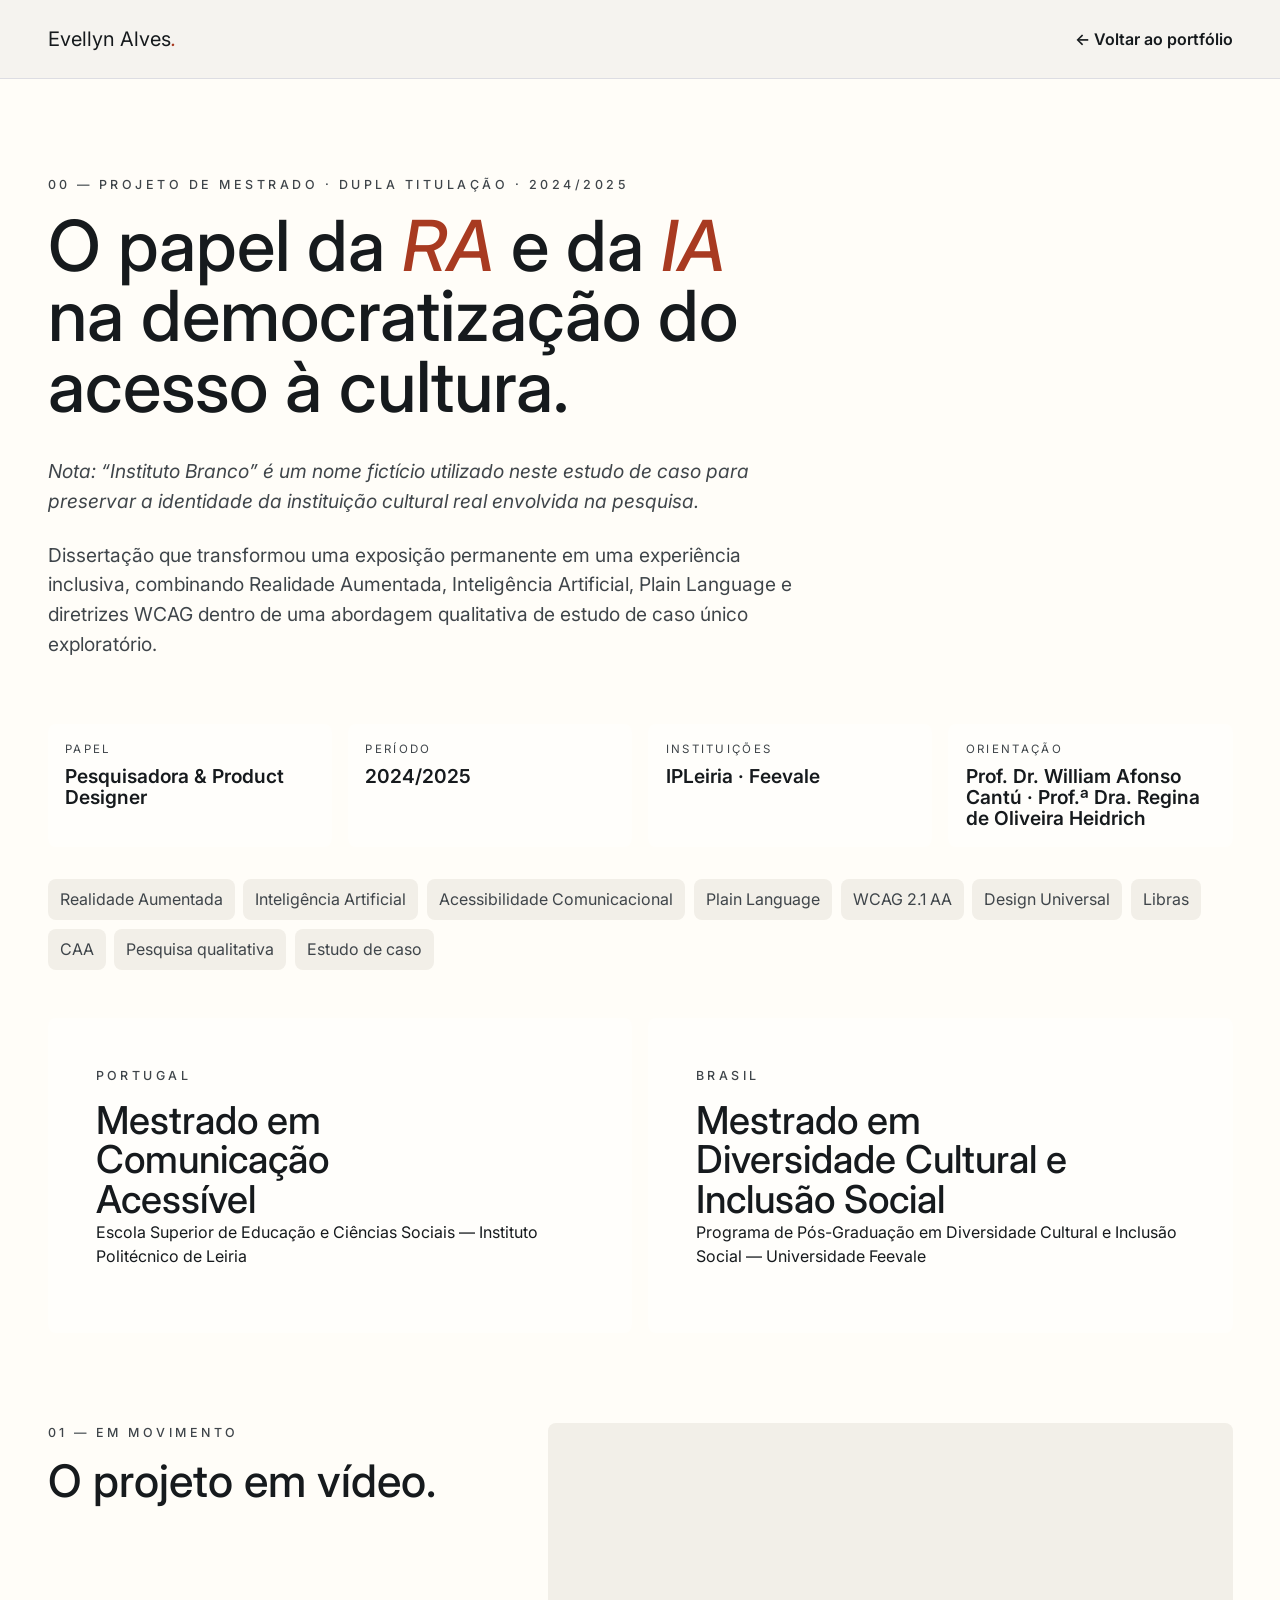
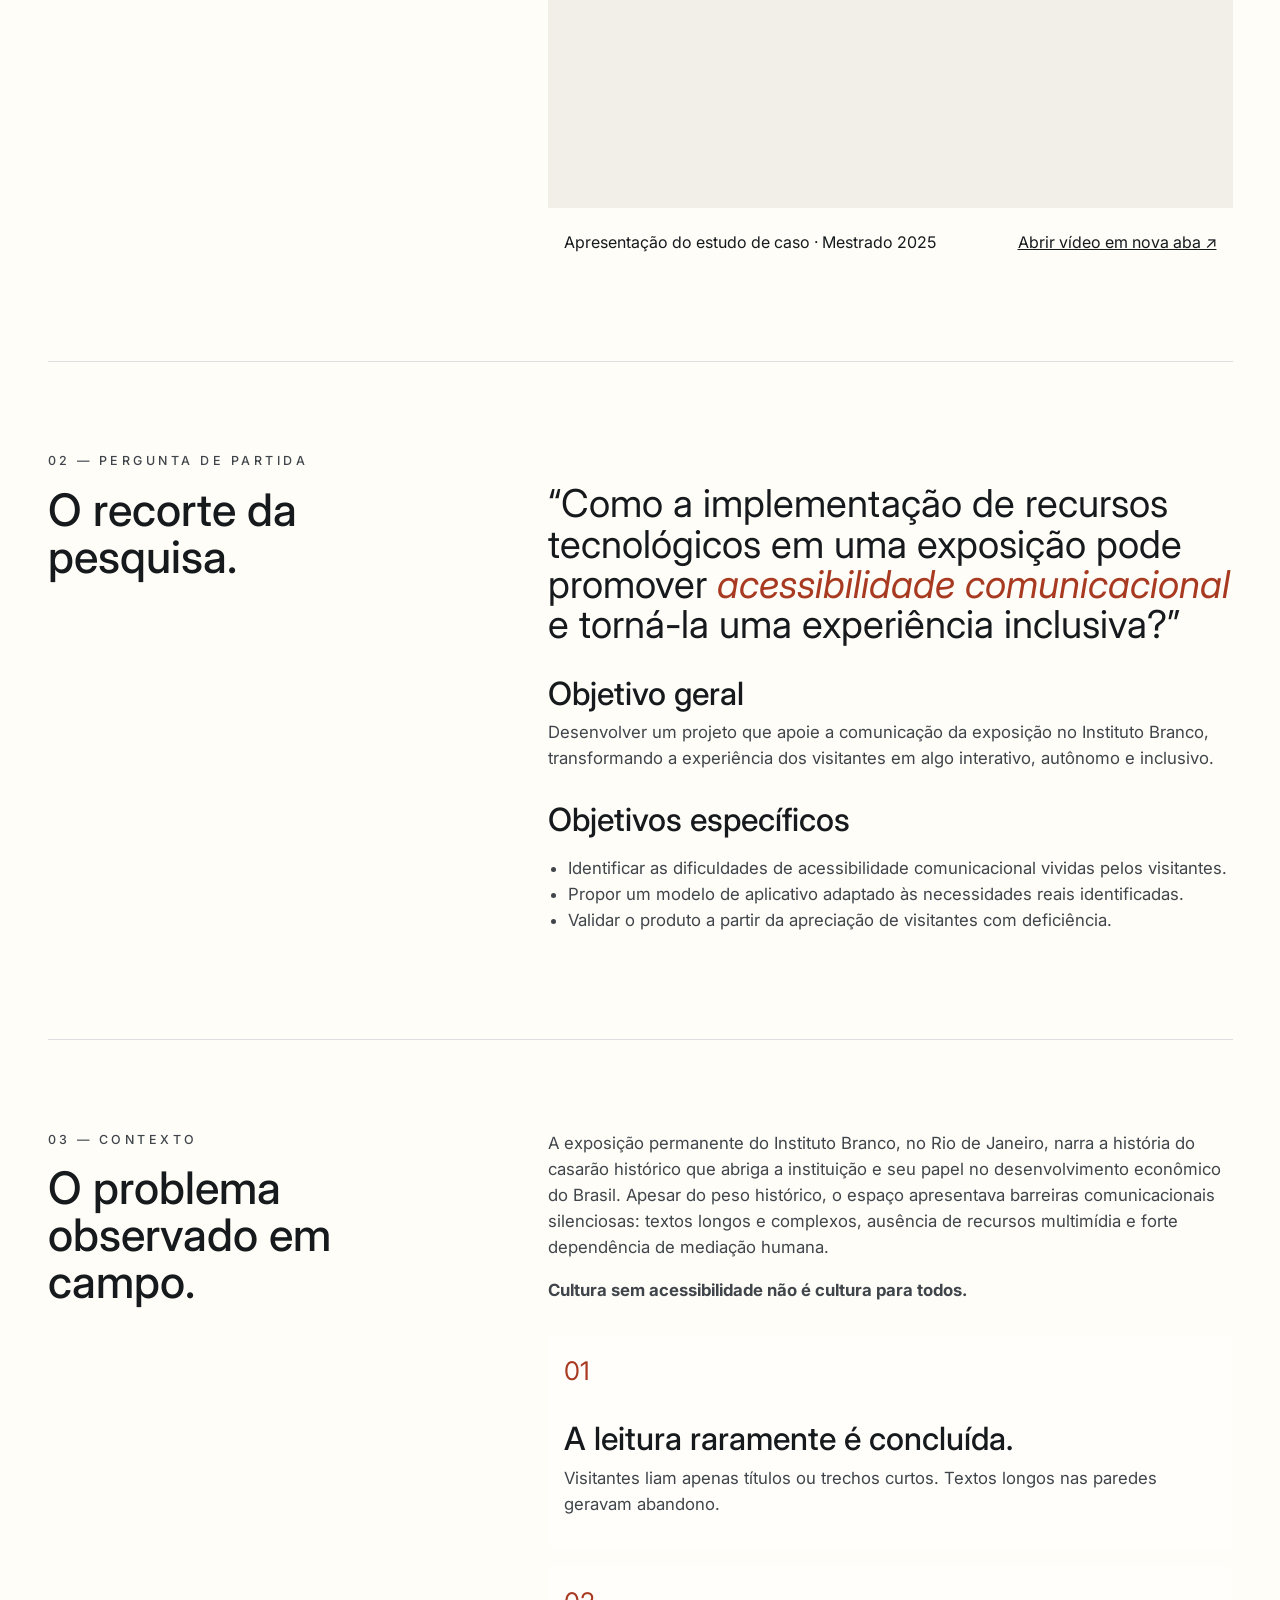
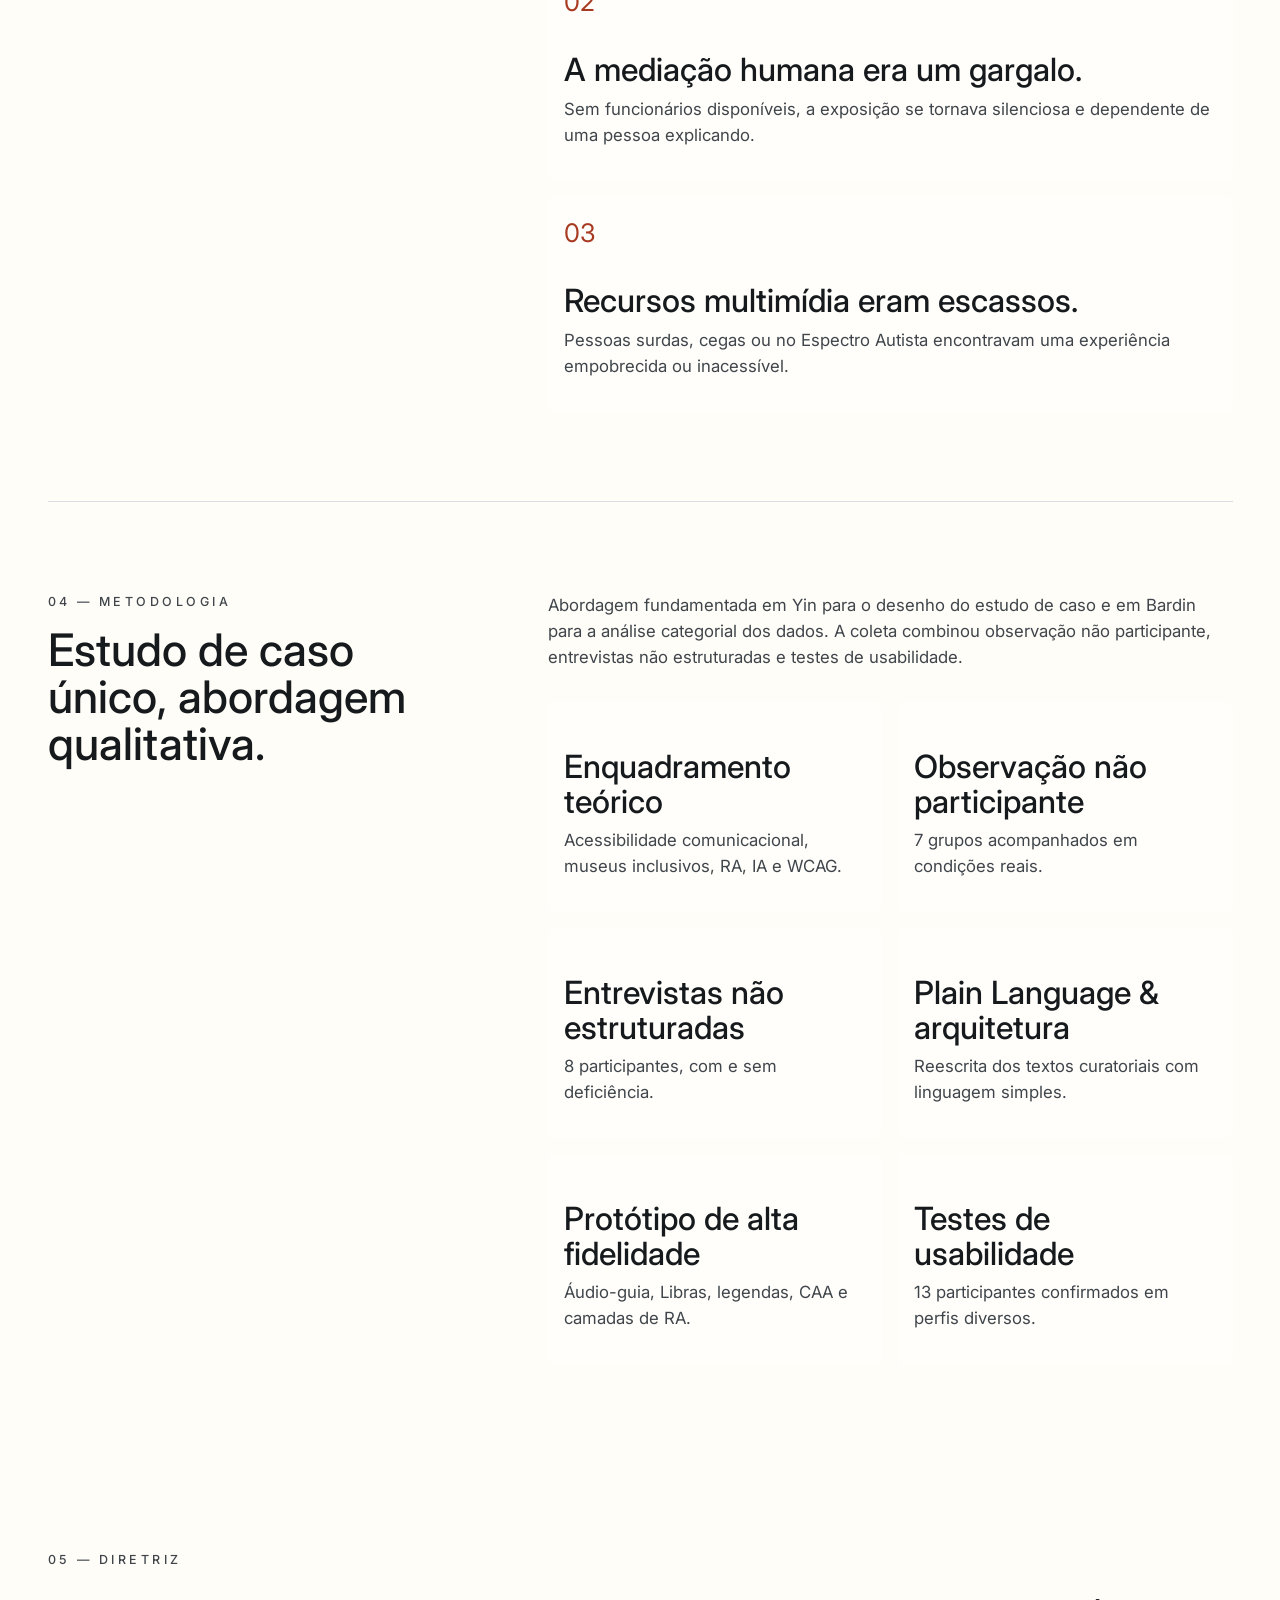
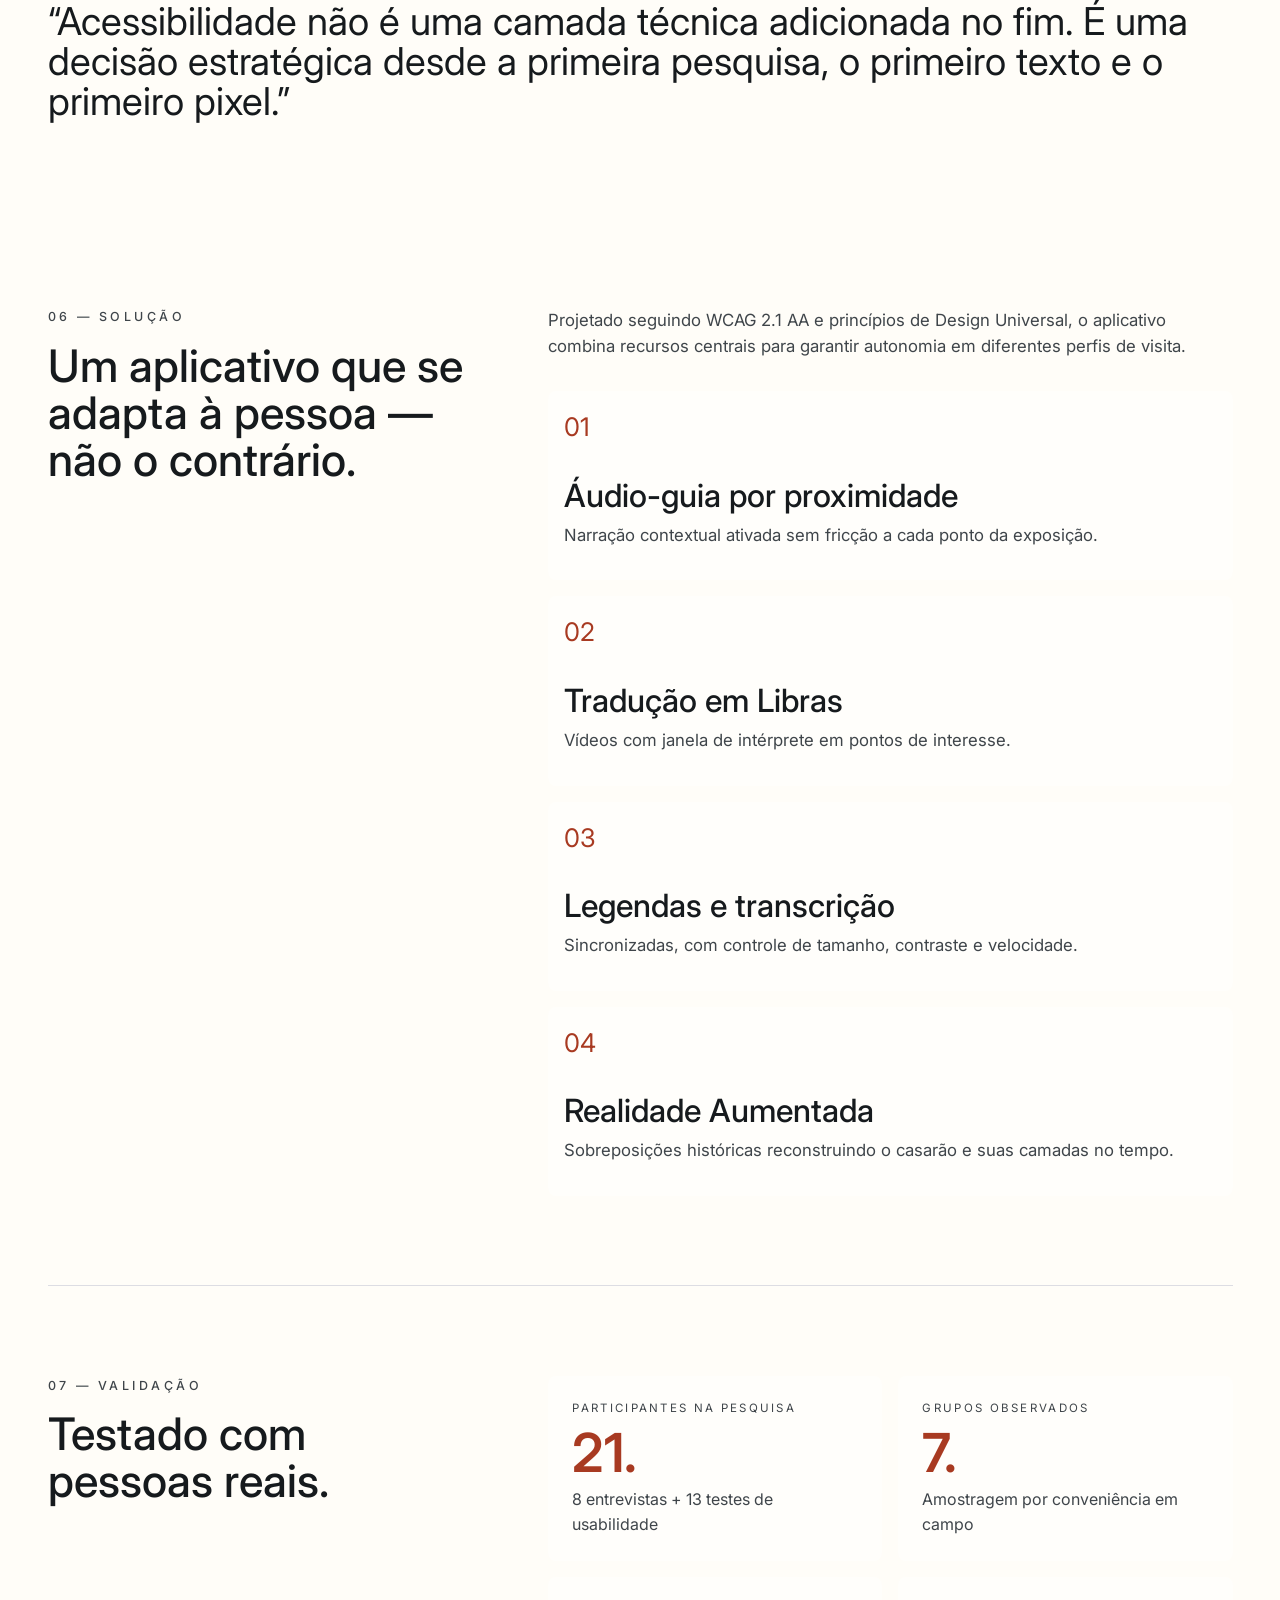
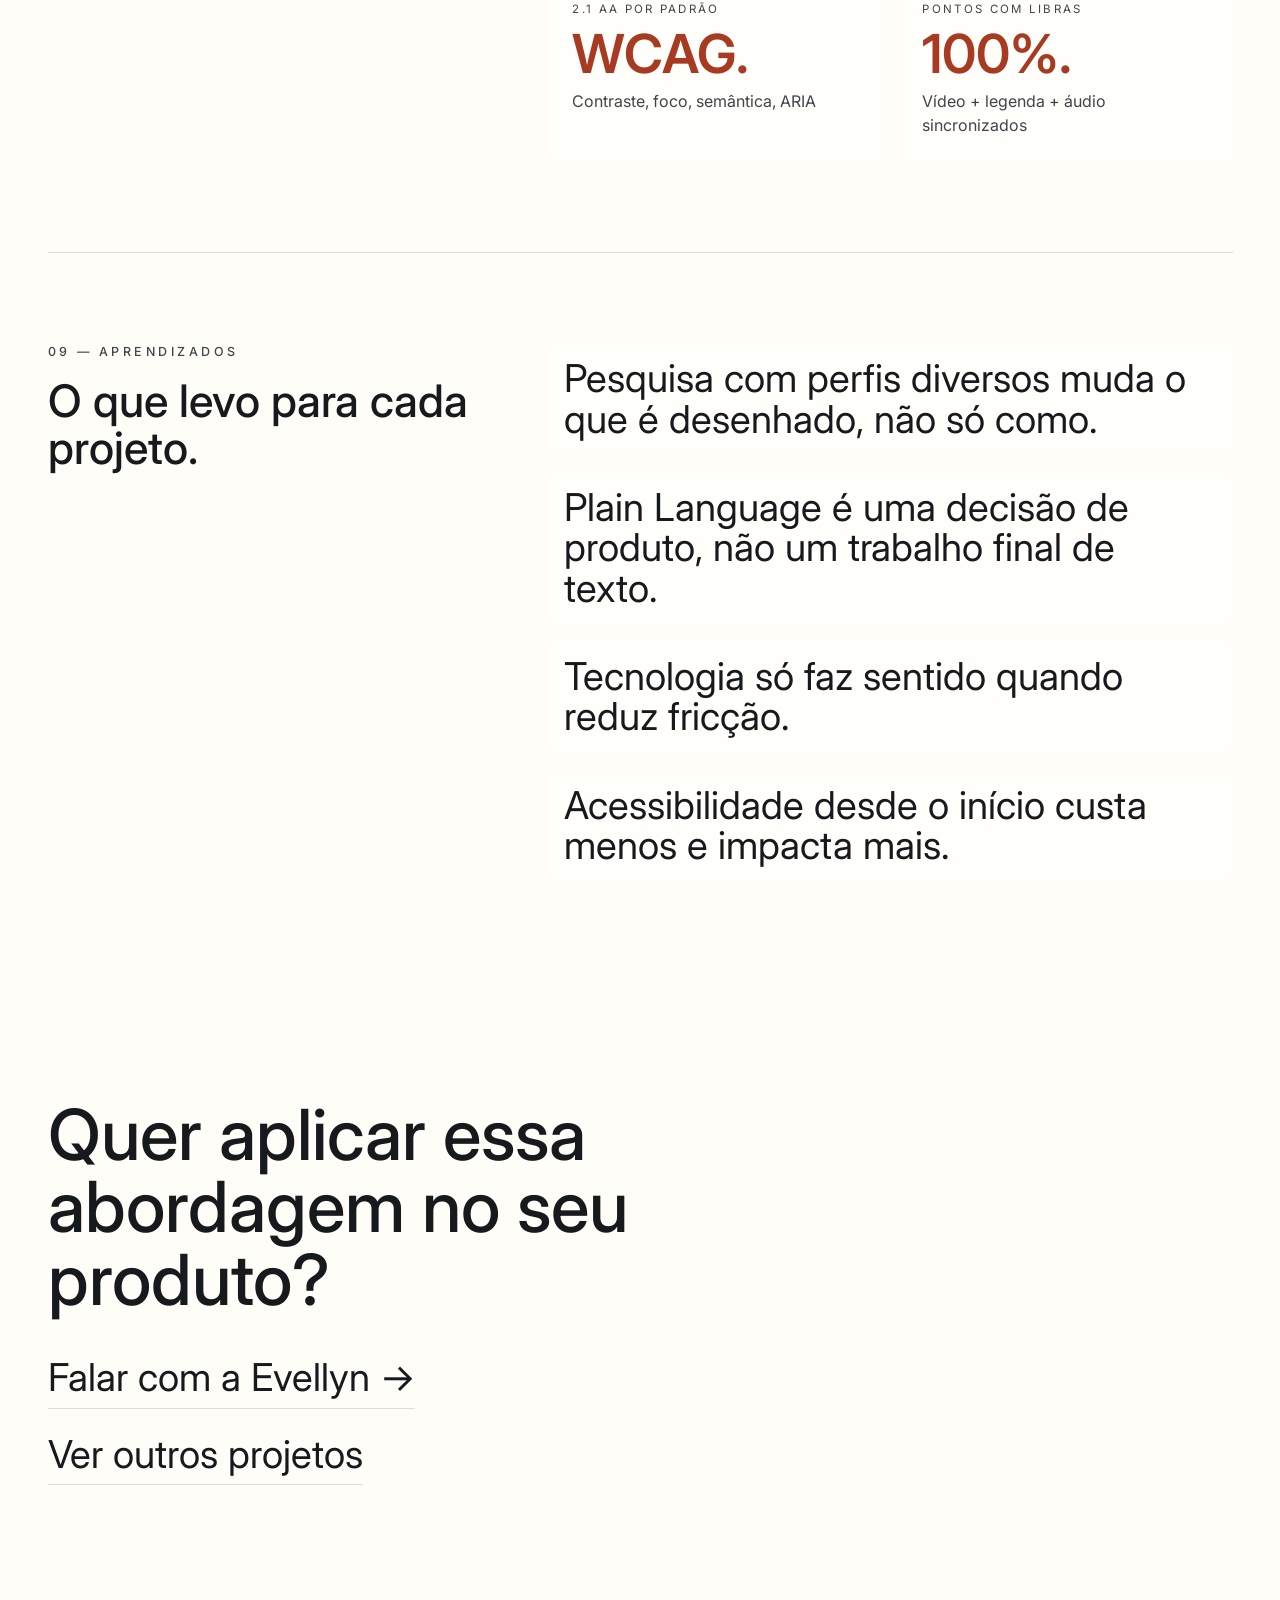
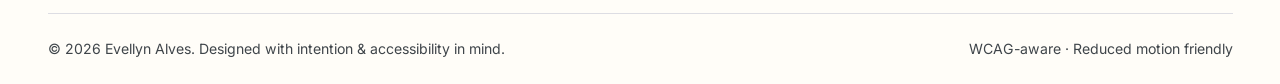
<file: projetos/instituto-branco/index.html>
<!doctype html>
<html lang="pt-BR">
  <head>
    <meta charset="utf-8">
    <meta name="viewport" content="width=device-width, initial-scale=1">
    <meta
      name="description"
      content="Estudo de caso Instituto Branco Acessível, projeto de mestrado sobre Realidade Aumentada, IA e acessibilidade comunicacional em espaços culturais."
    >
    <title>Instituto Branco Acessível — Estudo de Caso · Evellyn Alves</title>
    <link rel="preconnect" href="https://fonts.googleapis.com">
    <link rel="preconnect" href="https://fonts.gstatic.com" crossorigin>
    <link
      href="https://fonts.googleapis.com/css2?family=Inter:wght@400;500;600;700;800&display=swap"
      rel="stylesheet"
    >
    <link rel="stylesheet" href="../../styles.css">
    <style>
      .case-quote blockquote {
        max-width: 100%;
      }
    </style>
  </head>
  <body>
    <a class="skip-link" href="#main">Pular para o conteúdo principal</a>

    <header class="site-header">
      <nav class="nav case-nav" aria-label="Navegação do estudo de caso">
        <a class="brand" href="../../">Evellyn Alves<span>.</span></a>
        <a class="back-link" href="../../">← Voltar ao portfólio</a>
      </nav>
    </header>

    <main id="main" class="case-page">
      <section class="case-hero" aria-labelledby="case-title">
        <p class="eyebrow">00 — Projeto de mestrado · Dupla titulação · 2024/2025</p>
        <h1 id="case-title">O papel da <em>RA</em> e da <em>IA</em> na democratização do acesso à cultura.</h1>
        <p class="case-note">
          Nota: “Instituto Branco” é um nome fictício utilizado neste estudo de caso para
          preservar a identidade da instituição cultural real envolvida na pesquisa.
        </p>
        <p class="case-intro">
          Dissertação que transformou uma exposição permanente em uma experiência inclusiva,
          combinando Realidade Aumentada, Inteligência Artificial, Plain Language e diretrizes
          WCAG dentro de uma abordagem qualitativa de estudo de caso único exploratório.
        </p>

        <dl class="case-meta">
          <div><dt>Papel</dt><dd>Pesquisadora & Product Designer</dd></div>
          <div><dt>Período</dt><dd>2024/2025</dd></div>
          <div><dt>Instituições</dt><dd>IPLeiria · Feevale</dd></div>
          <div><dt>Orientação</dt><dd>Prof. Dr. William Afonso Cantú · Prof.ª Dra. Regina de Oliveira Heidrich</dd></div>
        </dl>

        <ul class="tag-cloud" aria-label="Temas do projeto">
          <li>Realidade Aumentada</li>
          <li>Inteligência Artificial</li>
          <li>Acessibilidade Comunicacional</li>
          <li>Plain Language</li>
          <li>WCAG 2.1 AA</li>
          <li>Design Universal</li>
          <li>Libras</li>
          <li>CAA</li>
          <li>Pesquisa qualitativa</li>
          <li>Estudo de caso</li>
        </ul>
      </section>

      <section class="case-strip" aria-label="Dupla titulação">
        <article>
          <p class="eyebrow">Portugal</p>
          <h2>Mestrado em Comunicação Acessível</h2>
          <p>Escola Superior de Educação e Ciências Sociais — Instituto Politécnico de Leiria</p>
        </article>
        <article>
          <p class="eyebrow">Brasil</p>
          <h2>Mestrado em Diversidade Cultural e Inclusão Social</h2>
          <p>Programa de Pós-Graduação em Diversidade Cultural e Inclusão Social — Universidade Feevale</p>
        </article>
      </section>

      <section class="case-section" aria-labelledby="video-title">
        <div>
          <p class="eyebrow">01 — Em movimento</p>
          <h2 id="video-title">O projeto em vídeo.</h2>
        </div>
        <figure class="video-card">
          <iframe
            title="Apresentação do estudo de caso Instituto Branco Acessível"
            src="https://drive.google.com/file/d/1UH2jhPtSpXn6-N029KE1HhbUfqPWX6G_/preview"
            allow="autoplay"
          ></iframe>
          <figcaption>
            Apresentação do estudo de caso · Mestrado 2025
            <a href="https://drive.google.com/file/d/1UH2jhPtSpXn6-N029KE1HhbUfqPWX6G_/view" target="_blank" rel="noreferrer">
              Abrir vídeo em nova aba ↗
            </a>
          </figcaption>
        </figure>
      </section>

      <section class="case-section" aria-labelledby="research-title">
        <div>
          <p class="eyebrow">02 — Pergunta de partida</p>
          <h2 id="research-title">O recorte da pesquisa.</h2>
        </div>
        <div class="case-copy">
          <blockquote>“Como a implementação de recursos tecnológicos em uma exposição pode promover <em>acessibilidade comunicacional</em> e torná-la uma experiência inclusiva?”</blockquote>
          <h3>Objetivo geral</h3>
          <p>Desenvolver um projeto que apoie a comunicação da exposição no Instituto Branco, transformando a experiência dos visitantes em algo interativo, autônomo e inclusivo.</p>
          <h3>Objetivos específicos</h3>
          <ul>
            <li>Identificar as dificuldades de acessibilidade comunicacional vividas pelos visitantes.</li>
            <li>Propor um modelo de aplicativo adaptado às necessidades reais identificadas.</li>
            <li>Validar o produto a partir da apreciação de visitantes com deficiência.</li>
          </ul>
        </div>
      </section>

      <section class="case-section" aria-labelledby="problem-title">
        <div>
          <p class="eyebrow">03 — Contexto</p>
          <h2 id="problem-title">O problema observado em campo.</h2>
        </div>
        <div class="case-copy">
          <p>
            A exposição permanente do Instituto Branco, no Rio de Janeiro, narra a história
            do casarão histórico que abriga a instituição e seu papel no desenvolvimento
            econômico do Brasil. Apesar do peso histórico, o espaço apresentava barreiras
            comunicacionais silenciosas: textos longos e complexos, ausência de recursos
            multimídia e forte dependência de mediação humana.
          </p>
          <p><strong>Cultura sem acessibilidade não é cultura para todos.</strong></p>
          <ol class="numbered-list">
            <li><h3>A leitura raramente é concluída.</h3><p>Visitantes liam apenas títulos ou trechos curtos. Textos longos nas paredes geravam abandono.</p></li>
            <li><h3>A mediação humana era um gargalo.</h3><p>Sem funcionários disponíveis, a exposição se tornava silenciosa e dependente de uma pessoa explicando.</p></li>
            <li><h3>Recursos multimídia eram escassos.</h3><p>Pessoas surdas, cegas ou no Espectro Autista encontravam uma experiência empobrecida ou inacessível.</p></li>
          </ol>
        </div>
      </section>

      <section class="case-section" aria-labelledby="method-title">
        <div>
          <p class="eyebrow">04 — Metodologia</p>
          <h2 id="method-title">Estudo de caso único, abordagem qualitativa.</h2>
        </div>
        <div class="case-copy">
          <p>
            Abordagem fundamentada em Yin para o desenho do estudo de caso e em Bardin para
            a análise categorial dos dados. A coleta combinou observação não participante,
            entrevistas não estruturadas e testes de usabilidade.
          </p>
          <ol class="method-grid">
            <li><h3>Enquadramento teórico</h3><p>Acessibilidade comunicacional, museus inclusivos, RA, IA e WCAG.</p></li>
            <li><h3>Observação não participante</h3><p>7 grupos acompanhados em condições reais.</p></li>
            <li><h3>Entrevistas não estruturadas</h3><p>8 participantes, com e sem deficiência.</p></li>
            <li><h3>Plain Language & arquitetura</h3><p>Reescrita dos textos curatoriais com linguagem simples.</p></li>
            <li><h3>Protótipo de alta fidelidade</h3><p>Áudio-guia, Libras, legendas, CAA e camadas de RA.</p></li>
            <li><h3>Testes de usabilidade</h3><p>13 participantes confirmados em perfis diversos.</p></li>
          </ol>
        </div>
      </section>

      <section class="case-quote" aria-label="Diretriz de projeto">
        <p class="eyebrow">05 — Diretriz</p>
        <blockquote>“Acessibilidade não é uma camada técnica adicionada no fim. É uma decisão estratégica desde a primeira pesquisa, o primeiro texto e o primeiro pixel.”</blockquote>
      </section>

      <section class="case-section" aria-labelledby="solution-title">
        <div>
          <p class="eyebrow">06 — Solução</p>
          <h2 id="solution-title">Um aplicativo que se adapta à pessoa — não o contrário.</h2>
        </div>
        <div class="case-copy">
          <p>
            Projetado seguindo WCAG 2.1 AA e princípios de Design Universal, o aplicativo
            combina recursos centrais para garantir autonomia em diferentes perfis de visita.
          </p>
          <ol class="numbered-list">
            <li><h3>Áudio-guia por proximidade</h3><p>Narração contextual ativada sem fricção a cada ponto da exposição.</p></li>
            <li><h3>Tradução em Libras</h3><p>Vídeos com janela de intérprete em pontos de interesse.</p></li>
            <li><h3>Legendas e transcrição</h3><p>Sincronizadas, com controle de tamanho, contraste e velocidade.</p></li>
            <li><h3>Realidade Aumentada</h3><p>Sobreposições históricas reconstruindo o casarão e suas camadas no tempo.</p></li>
          </ol>
        </div>
      </section>

      <section class="case-section" aria-labelledby="results-title">
        <div>
          <p class="eyebrow">07 — Validação</p>
          <h2 id="results-title">Testado com pessoas reais.</h2>
        </div>
        <dl class="result-grid">
          <div><dt>Participantes na pesquisa</dt><dd>21.</dd><p>8 entrevistas + 13 testes de usabilidade</p></div>
          <div><dt>Grupos observados</dt><dd>7.</dd><p>Amostragem por conveniência em campo</p></div>
          <div><dt>2.1 AA por padrão</dt><dd>WCAG.</dd><p>Contraste, foco, semântica, ARIA</p></div>
          <div><dt>Pontos com Libras</dt><dd>100%.</dd><p>Vídeo + legenda + áudio sincronizados</p></div>
        </dl>
      </section>

      <section class="case-section" aria-labelledby="learning-title">
        <div>
          <p class="eyebrow">09 — Aprendizados</p>
          <h2 id="learning-title">O que levo para cada projeto.</h2>
        </div>
        <ul class="learning-list">
          <li>Pesquisa com perfis diversos muda o que é desenhado, não só como.</li>
          <li>Plain Language é uma decisão de produto, não um trabalho final de texto.</li>
          <li>Tecnologia só faz sentido quando reduz fricção.</li>
          <li>Acessibilidade desde o início custa menos e impacta mais.</li>
        </ul>
      </section>

      <section class="case-contact" aria-labelledby="case-contact-title">
        <h2 id="case-contact-title">Quer aplicar essa abordagem no seu produto?</h2>
        <a href="mailto:evellyn.mf.alves@gmail.com?subject=Projeto%20com%20foco%20em%20acessibilidade">Falar com a Evellyn →</a>
        <a href="../../">Ver outros projetos</a>
      </section>
    </main>

    <footer class="site-footer">
      <p>&copy; 2026 Evellyn Alves. Designed with intention & accessibility in mind.</p>
      <p>WCAG-aware · Reduced motion friendly</p>
    </footer>
  </body>
</html>
</file>
<file: styles.css>
:root {
  --paper: #fffdf8;
  --ink: #161a1d;
  --muted: #3f454a;
  --faint: #dddde3;
  --soft: #f2efe8;
  --accent: #a83a21;
  --accent-dark: #732412;
  --white: #ffffff;
  --radius: 8px;
  --serif: "Inter", Arial, sans-serif;
  --sans: "Inter", Arial, sans-serif;
}

* {
  box-sizing: border-box;
}

html {
  scroll-behavior: smooth;
}

body {
  margin: 0;
  background: var(--paper);
  color: var(--ink);
  font-family: var(--sans);
  line-height: 1.55;
}

a {
  color: inherit;
}

a:focus-visible {
  outline: 3px solid var(--accent);
  outline-offset: 5px;
}

.skip-link {
  position: absolute;
  left: 1rem;
  top: 1rem;
  z-index: 30;
  transform: translateY(-160%);
  background: var(--ink);
  color: var(--white);
  font-weight: 700;
  padding: 0.75rem 1rem;
}

.skip-link:focus {
  transform: translateY(0);
}

.site-header {
  position: sticky;
  top: 0;
  z-index: 20;
  border-bottom: 1px solid var(--faint);
  background: rgba(244, 242, 238, 0.9);
  backdrop-filter: blur(18px);
}

.nav,
.hero,
.section,
.contact,
.site-footer {
  width: min(1185px, calc(100% - 5rem));
  margin-inline: auto;
}

.nav {
  display: grid;
  grid-template-columns: 1fr auto 1fr;
  align-items: center;
  gap: 1.5rem;
  min-height: 4.9rem;
}

.brand {
  font-family: var(--serif);
  font-size: 1.25rem;
  text-decoration: none;
}

.brand span,
em {
  color: var(--accent);
  font-style: italic;
}

.nav-list {
  display: flex;
  gap: 2rem;
  margin: 0;
  padding: 0;
  list-style: none;
}

.nav-list a {
  color: var(--ink);
  font-size: 0.92rem;
  text-decoration: none;
}

.nav-list a:hover,
.brand:hover {
  color: var(--accent-dark);
}

.nav-cta,
.outline-button {
  justify-self: end;
  border: 1px solid var(--faint);
  border-radius: var(--radius);
  background: var(--ink);
  color: var(--white);
  font-weight: 600;
  padding: 1rem 1.25rem;
  text-decoration: none;
}

.outline-button {
  background: transparent;
  color: var(--ink);
}

.nav-cta:hover,
.outline-button:hover {
  background: var(--accent);
  border-color: var(--accent);
  color: var(--white);
}

.hero {
  min-height: calc(100svh - 4.9rem);
  padding-block: clamp(7rem, 13vw, 10rem) 4rem;
}

.kicker,
.eyebrow,
.meta {
  color: var(--muted);
  font-size: 0.78rem;
  font-weight: 500;
  letter-spacing: 0.28em;
  text-transform: uppercase;
}

.kicker {
  display: flex;
  align-items: center;
  gap: 0.8rem;
  margin: 0 0 2.2rem;
}

.kicker span {
  display: inline-block;
  width: 2.5rem;
  height: 1px;
  background: var(--ink);
}

h1,
h2,
h3,
p {
  margin-top: 0;
}

h1,
h2,
h3 {
  font-family: var(--serif);
  font-weight: 500;
  letter-spacing: 0;
}

h1 {
  max-width: 14ch;
  margin-bottom: 2.2rem;
  font-size: clamp(3.75rem, 9vw, 7.5rem);
  line-height: 1;
}

h2 {
  max-width: 14ch;
  margin-bottom: 0;
  font-size: clamp(2.75rem, 5.5vw, 5.75rem);
  line-height: 1.03;
}

h3 {
  font-size: clamp(1.75rem, 2.8vw, 2.75rem);
  line-height: 1.08;
}

.hero-copy {
  max-width: 43rem;
  margin-left: auto;
  color: var(--muted);
  font-size: clamp(1.1rem, 1.7vw, 1.35rem);
}

.marquee {
  overflow: hidden;
  border-block: 1px solid var(--faint);
  background: var(--ink);
  color: var(--paper);
}

.marquee-track {
  display: flex;
  width: max-content;
  gap: 1.5rem;
  align-items: center;
  padding-block: 1.2rem;
  font-size: 0.85rem;
  font-weight: 600;
  letter-spacing: 0.18em;
  text-transform: uppercase;
  animation: move 34s linear infinite;
}

.marquee b {
  color: var(--accent);
}

.section {
  border-bottom: 1px solid var(--faint);
  padding-block: clamp(5rem, 9vw, 8rem);
}

.section-heading,
.restricted-heading,
.about {
  display: grid;
  grid-template-columns: minmax(0, 0.7fr) minmax(0, 1fr);
  gap: clamp(2rem, 6vw, 5rem);
}

.eyebrow {
  margin-bottom: 1rem;
}

.approach-list {
  display: grid;
  grid-template-columns: repeat(4, minmax(0, 1fr));
  gap: 1rem;
  margin: 4.5rem 0 0;
  padding: 0;
  list-style: none;
}

.approach-list li {
  min-height: 19rem;
  border-radius: var(--radius);
  background: rgba(255, 255, 255, 0.36);
  padding: 1.5rem;
}

.approach-list span,
.card-top span {
  display: block;
  margin-bottom: 4.5rem;
  color: var(--muted);
  font-family: var(--serif);
  font-size: 1.35rem;
}

.approach-list h3 {
  font-size: 2rem;
}

.approach-list p,
.case-feature p,
.about-content,
.site-footer {
  color: var(--muted);
}

.case-feature {
  display: block;
  margin-top: 4rem;
  border: 1px solid var(--faint);
  border-radius: var(--radius);
  color: inherit;
  text-decoration: none;
  overflow: hidden;
}

.case-feature article {
  display: grid;
  grid-template-columns: minmax(0, 1fr) minmax(17rem, 0.32fr);
  min-height: 30rem;
}

.case-feature article > div:first-child {
  display: flex;
  flex-direction: column;
  justify-content: space-between;
  padding: clamp(1.5rem, 4vw, 3rem);
}

.case-feature h3 {
  max-width: 16ch;
  margin-bottom: 1rem;
  font-size: clamp(2.75rem, 5.5vw, 5.5rem);
}

.case-feature strong,
.contact a {
  color: var(--ink);
  font-weight: 600;
  text-decoration: none;
}

.case-facts {
  display: grid;
  align-content: stretch;
  margin: 0;
  border-left: 1px solid var(--faint);
}

.case-facts div {
  padding: 1.5rem;
  border-bottom: 1px solid var(--faint);
}

.case-facts div:last-child {
  border-bottom: 0;
}

.case-facts dt {
  color: var(--muted);
  font-size: 0.78rem;
  letter-spacing: 0.2em;
  text-transform: uppercase;
}

.case-facts dd {
  margin: 0.35rem 0 0;
  font-family: var(--serif);
  font-size: 1.8rem;
}

.restricted-heading {
  align-items: center;
  margin-top: 5rem;
  border-top: 1px solid var(--faint);
  padding-top: 2rem;
}

.restricted-heading h3 {
  margin: 0;
}

.about {
  align-items: start;
}

.about-content {
  font-size: 1.08rem;
}

blockquote {
  margin: 2rem 0 0;
  color: var(--ink);
  font-family: var(--serif);
  font-size: clamp(1.5rem, 3vw, 2.75rem);
  line-height: 1.05;
}

.stats {
  display: grid;
  grid-column: 1 / -1;
  grid-template-columns: repeat(3, 1fr);
  margin: 4rem 0 0;
  border-top: 1px solid var(--faint);
  border-radius: var(--radius);
}

.stats div {
  padding: 1.5rem 0;
}

.stats dt {
  color: var(--muted);
  font-size: 0.75rem;
  letter-spacing: 0.2em;
  text-transform: uppercase;
}

.stats dd {
  margin: 0;
  color: var(--accent);
  font-family: var(--serif);
  font-size: clamp(2rem, 4.5vw, 4rem);
  font-weight: 600;
  line-height: 1;
}

.stats p {
  margin: 0;
  color: var(--muted);
}

.recommendations {
  border-bottom: 1px solid var(--faint);
}

.recommendation-marquee {
  overflow: hidden;
  margin-top: 4rem;
  border-block: 1px solid var(--faint);
  padding-block: 1.5rem;
}

.recommendation-track {
  display: flex;
  width: max-content;
  gap: 1rem;
  animation: recommendations-roll 90s linear infinite;
}

.recommendation-marquee:hover .recommendation-track,
.recommendation-marquee:focus-within .recommendation-track {
  animation-play-state: paused;
}

.recommendation-card {
  display: flex;
  flex-direction: column;
  justify-content: flex-start;
  width: min(32rem, calc(100vw - 3rem));
  min-height: 25rem;
  border: 1px solid var(--faint);
  border-radius: var(--radius);
  background: rgba(255, 255, 255, 0.48);
  box-shadow: 0 18px 50px rgba(17, 17, 17, 0.06);
  padding: clamp(1.35rem, 3vw, 2rem);
}

.recommendation-card h3 {
  margin: 0;
  font-size: clamp(1.5rem, 2.5vw, 2.25rem);
}

.recommendation-card .role {
  margin: 0.25rem 0 1.5rem;
  color: var(--accent-dark);
  font-size: 0.82rem;
  font-weight: 600;
  letter-spacing: 0.04em;
  text-transform: none;
}

.recommendation-card blockquote {
  max-width: 12ch;
  margin: auto 0 1.5rem;
  color: var(--accent);
  font-size: clamp(1.5rem, 3vw, 2.75rem);
}

.recommendation-card p {
  color: var(--muted);
  font-size: 0.98rem;
  line-height: 1.55;
}

.recommendation-link {
  display: inline-block;
  margin-top: 2rem;
  border-bottom: 1px solid var(--faint);
  font-weight: 600;
  text-decoration: none;
}

.contact {
  padding-block: clamp(5rem, 10vw, 9rem);
}

.contact h2 {
  max-width: 16ch;
  margin-bottom: 3rem;
}

.contact address {
  display: grid;
  gap: 1rem;
  font-style: normal;
}

.contact a {
  width: fit-content;
  border-bottom: 1px solid var(--faint);
  font-family: var(--serif);
  font-size: clamp(1.5rem, 3vw, 3rem);
  line-height: 1.1;
}

.site-footer {
  display: flex;
  justify-content: space-between;
  gap: 1rem;
  border-top: 1px solid var(--faint);
  padding-block: 1.5rem;
  font-size: 0.88rem;
}

.site-footer p {
  margin: 0;
}

.case-nav {
  grid-template-columns: 1fr auto;
}

.back-link {
  justify-self: end;
  font-weight: 600;
  text-decoration: none;
}

.case-page {
  background: var(--paper);
}

.case-hero,
.case-section,
.case-strip,
.case-quote,
.case-contact {
  width: min(1185px, calc(100% - 5rem));
  margin-inline: auto;
}

.case-hero {
  min-height: auto;
  padding-block: clamp(4rem, 8vw, 6rem) 3rem;
}

.case-hero h1 {
  max-width: 16ch;
  font-size: clamp(2.4rem, 5.5vw, 4.8rem);
  line-height: 1;
}

.case-note,
.case-intro {
  max-width: 48rem;
  color: var(--muted);
  font-size: clamp(1.05rem, 1.5vw, 1.28rem);
}

.case-note {
  margin-top: 2rem;
  font-style: italic;
}

.case-intro {
  margin-top: 1.5rem;
}

.case-meta {
  display: grid;
  grid-template-columns: repeat(4, minmax(0, 1fr));
  gap: 1rem;
  margin: 4rem 0 0;
}

.case-meta div {
  border-radius: var(--radius);
  background: rgba(255, 255, 255, 0.36);
  padding: 1.1rem;
}

.case-meta dt,
.result-grid dt {
  color: var(--muted);
  font-size: 0.72rem;
  letter-spacing: 0.2em;
  text-transform: uppercase;
}

.case-meta dd {
  margin: 0.45rem 0 0;
  font-family: var(--serif);
  font-size: 1.2rem;
  font-weight: 600;
  line-height: 1.1;
}

.tag-cloud {
  display: flex;
  flex-wrap: wrap;
  gap: 0.55rem;
  margin: 2rem 0 0;
  padding: 0;
  list-style: none;
}

.tag-cloud li {
  border-radius: var(--radius);
  background: var(--soft);
  color: var(--muted);
  padding: 0.5rem 0.75rem;
}

.case-strip {
  display: grid;
  grid-template-columns: repeat(2, minmax(0, 1fr));
  gap: 1rem;
}

.case-strip article {
  border-radius: var(--radius);
  background: rgba(255, 255, 255, 0.36);
  padding: clamp(1.5rem, 4vw, 3rem);
}

.case-strip article + article {
  border-left: 0;
}

.case-strip h2 {
  max-width: 16ch;
  font-size: clamp(1.5rem, 3vw, 2.75rem);
}

.case-section {
  display: grid;
  grid-template-columns: minmax(0, 0.62fr) minmax(0, 1fr);
  gap: clamp(2rem, 6vw, 5rem);
  padding-block: clamp(4rem, 7vw, 6rem);
}

.case-section + .case-section {
  border-top: 1px solid var(--faint);
}

.case-section h2 {
  max-width: 16ch;
  font-size: clamp(1.75rem, 3.5vw, 3.5rem);
  line-height: 1.05;
}

.case-copy {
  color: var(--muted);
  font-size: 1.05rem;
}

.case-copy h3 {
  margin: 2rem 0 0.5rem;
  color: var(--ink);
  font-size: 2rem;
}

.case-copy ul {
  padding-left: 1.2rem;
}

.case-pill-list {
  display: flex;
  flex-wrap: wrap;
  gap: 0.65rem;
  margin: 2rem 0 0;
  padding: 0;
  list-style: none;
}

.case-pill-list li {
  border-radius: var(--radius);
  background: var(--soft);
  color: var(--muted);
  padding: 0.65rem 0.8rem;
}

.before-after {
  display: grid;
  grid-template-columns: repeat(2, minmax(0, 1fr));
  gap: 1rem;
}

.before-after article {
  border-radius: var(--radius);
  background: rgba(255, 255, 255, 0.36);
  padding: clamp(1.25rem, 3vw, 2rem);
}

.before-after h3 {
  margin-bottom: 0.85rem;
}

.video-card {
  margin: 0;
}

.video-card iframe {
  width: 100%;
  aspect-ratio: 16 / 9;
  border: 0;
  border-radius: var(--radius) var(--radius) 0 0;
  background: var(--soft);
}

.video-card figcaption {
  display: flex;
  justify-content: space-between;
  gap: 1rem;
  border: 0;
  border-radius: 0 0 var(--radius) var(--radius);
  padding: 1rem;
}

.numbered-list,
.method-grid {
  display: grid;
  gap: 1rem;
  margin: 2rem 0 0;
  padding: 0;
  list-style: none;
}

.numbered-list {
  counter-reset: item;
}

.numbered-list li,
.method-grid li {
  border-top: 0;
  border-radius: var(--radius);
  background: rgba(255, 255, 255, 0.34);
  padding-inline: 1rem;
  padding-top: 1rem;
  padding-bottom: 1rem;
}

.numbered-list li {
  counter-increment: item;
}

.numbered-list li::before {
  content: counter(item, decimal-leading-zero);
  display: block;
  margin-bottom: 1rem;
  color: var(--accent);
  font-family: var(--serif);
  font-size: 1.6rem;
}

.method-grid {
  grid-template-columns: repeat(2, minmax(0, 1fr));
}

.case-quote {
  padding-block: clamp(3rem, 8vw, 6rem);
}

.case-quote blockquote {
  max-width: 14ch;
}

.result-grid {
  display: grid;
  grid-template-columns: repeat(2, minmax(0, 1fr));
  gap: 1rem;
  margin: 0;
}

.result-grid div {
  border-radius: var(--radius);
  background: rgba(255, 255, 255, 0.36);
  padding: 1.5rem;
}

.result-grid dd {
  margin: 0.5rem 0;
  color: var(--accent);
  font-family: var(--serif);
  font-size: clamp(2rem, 4.2vw, 4rem);
  font-weight: 600;
  line-height: 1;
}

.result-grid p {
  margin: 0;
  color: var(--muted);
}

.learning-list {
  display: grid;
  gap: 1rem;
  margin: 0;
  padding: 0;
  list-style: none;
  font-family: var(--serif);
  font-size: clamp(1.5rem, 3vw, 2.75rem);
  line-height: 1.05;
}

.learning-list li {
  border-bottom: 0;
  border-radius: var(--radius);
  background: rgba(255, 255, 255, 0.34);
  padding: 1rem;
  padding-bottom: 1rem;
}

.case-contact {
  padding-block: clamp(5rem, 10vw, 8rem);
}

.case-contact h2 {
  margin-bottom: 2rem;
}

.case-contact a {
  display: block;
  width: fit-content;
  margin-top: 1rem;
  border-bottom: 1px solid var(--faint);
  font-family: var(--serif);
  font-size: clamp(1.5rem, 3vw, 3rem);
  text-decoration: none;
}

@keyframes move {
  to {
    transform: translateX(-50%);
  }
}

@keyframes recommendations-roll {
  to {
    transform: translateX(calc(-50% - 5rem));
  }
}

@media (max-width: 900px) {
  .nav,
  .hero,
  .section,
  .contact,
  .site-footer,
  .case-hero,
  .case-section,
  .case-strip,
  .case-quote,
  .case-contact {
    width: min(100% - 2rem, 1185px);
  }

  .nav {
    grid-template-columns: 1fr;
    padding-block: 1rem;
  }

  .nav-list {
    gap: 1rem;
    flex-wrap: wrap;
  }

  .nav-cta {
    justify-self: start;
  }

  .hero {
    min-height: auto;
  }

  h1 {
    max-width: 10ch;
  }

  .hero-copy {
    margin-left: 0;
  }

  .section-heading,
  .restricted-heading,
  .about,
  .case-feature article,
  .stats,
  .case-meta,
  .case-strip,
  .case-section,
  .method-grid,
  .result-grid,
  .before-after {
    grid-template-columns: 1fr;
  }

  .case-strip article + article {
    border-left: 0;
    border-top: 0;
  }

  .approach-list {
    grid-template-columns: repeat(2, minmax(0, 1fr));
  }

  .case-facts {
    border-top: 1px solid var(--faint);
    border-left: 0;
  }
}

@media (max-width: 560px) {
  .nav-list {
    display: none;
  }

  .nav-cta,
  .outline-button {
    width: 100%;
    text-align: center;
  }

  h1 {
    font-size: clamp(3rem, 16vw, 4.8rem);
  }

  .approach-list {
    grid-template-columns: 1fr;
  }

  .approach-list span {
    margin-bottom: 2rem;
  }

  .restricted-heading {
    align-items: stretch;
  }

  .site-footer {
    flex-direction: column;
  }
}

@media (prefers-reduced-motion: reduce) {
  *,
  *::before,
  *::after {
    scroll-behavior: auto !important;
    animation-duration: 0.01ms !important;
    animation-iteration-count: 1 !important;
    transition-duration: 0.01ms !important;
  }

  .recommendation-track {
    width: auto;
    flex-wrap: wrap;
    animation: none !important;
  }

  .recommendation-card[aria-hidden="true"] {
    display: none;
  }
}
</file>
